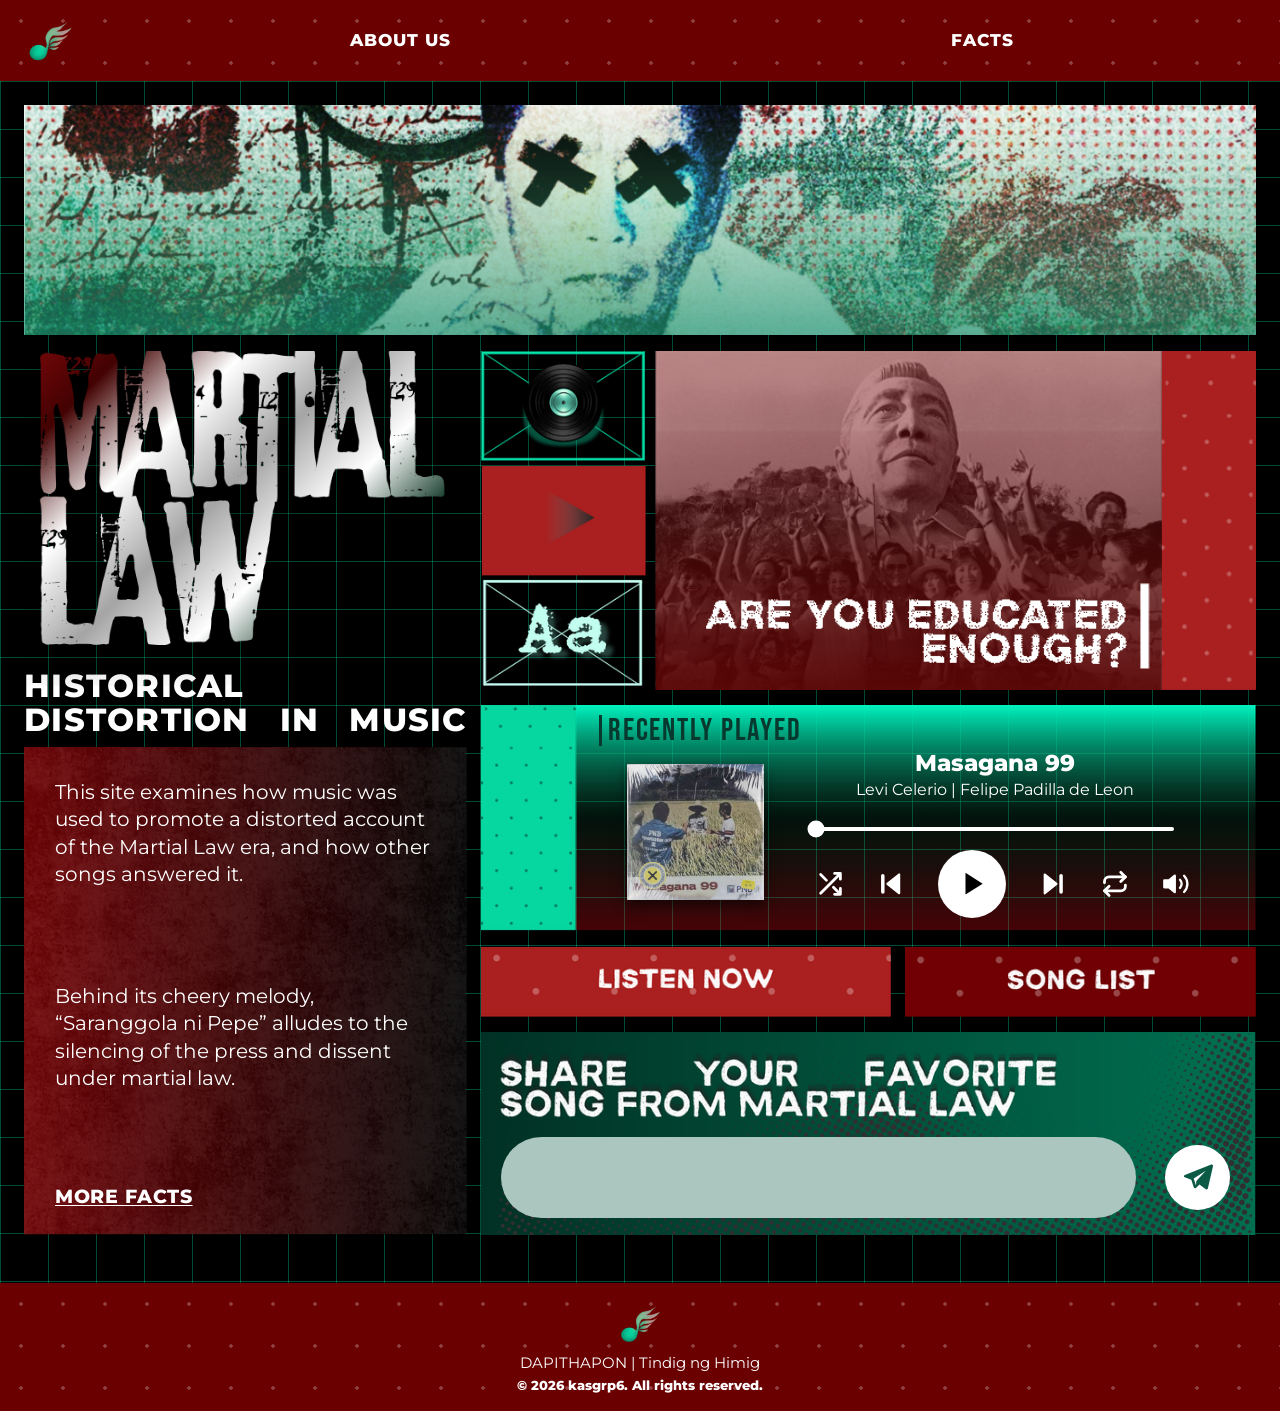
<file: index.html>
<!DOCTYPE html>
<html lang="en">
<head>
  <meta charset="UTF-8">
  <meta name="viewport" content="width=device-width, initial-scale=1.0">
  <title>Redirecting...</title>
  <!-- Instant meta refresh redirect -->
  <meta http-equiv="refresh" content="0; url=./home.html">
  <script>
    // JavaScript fallback redirect
    window.location.replace("./home.html");
  </script>
</head>
<body>
  <p>If you are not redirected automatically, <a href="./home.html">click here</a>.</p>
</body>
</html>
</file>
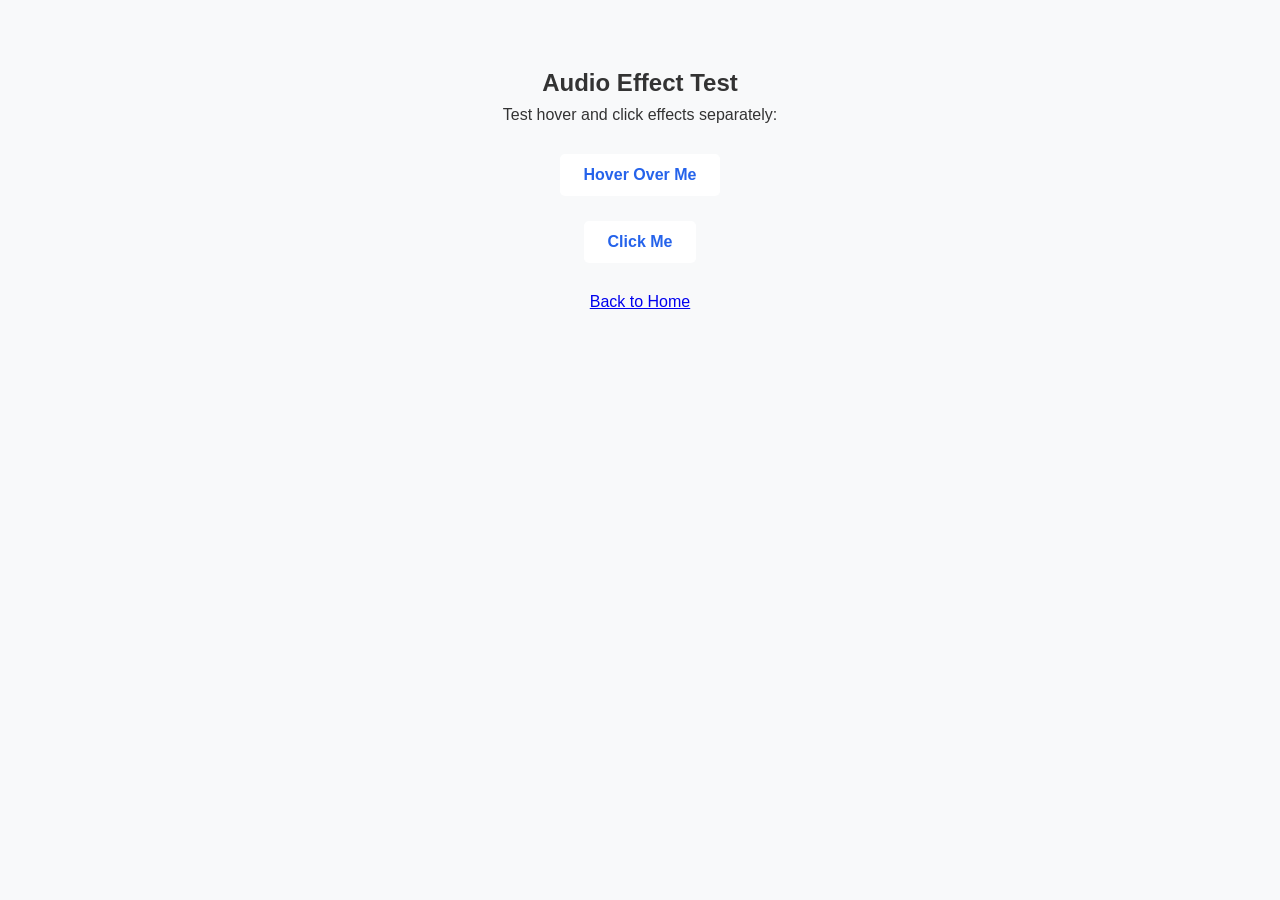
<file: audio-test.html>
<!DOCTYPE html>
<html lang="en">
<head>
  <meta charset="UTF-8">
  <meta name="viewport" content="width=device-width, initial-scale=1.0">
  <title>Audio Test</title>
  <link rel="stylesheet" href="./static/css/style.css">
</head>
<body>
  <div class="container" style="text-align: center; padding: 4rem;">
    <h2>Audio Effect Test</h2>
    <p>Test hover and click effects separately:</p>
    <br>
    <button id="hover-btn" class="btn">Hover Over Me</button>
    <br><br>
    <button id="click-btn" class="btn">Click Me</button>
    <br><br>
    <a href="./home.html">Back to Home</a>
  </div>

  <audio id="hover-sound" src="./static/audio/hover.mp3" preload="auto"></audio>
  <audio id="click-sound" src="./static/audio/click.mp3" preload="auto"></audio>

  <script src="./static/js/audio-test.js"></script>
</body>
</html>
</file>
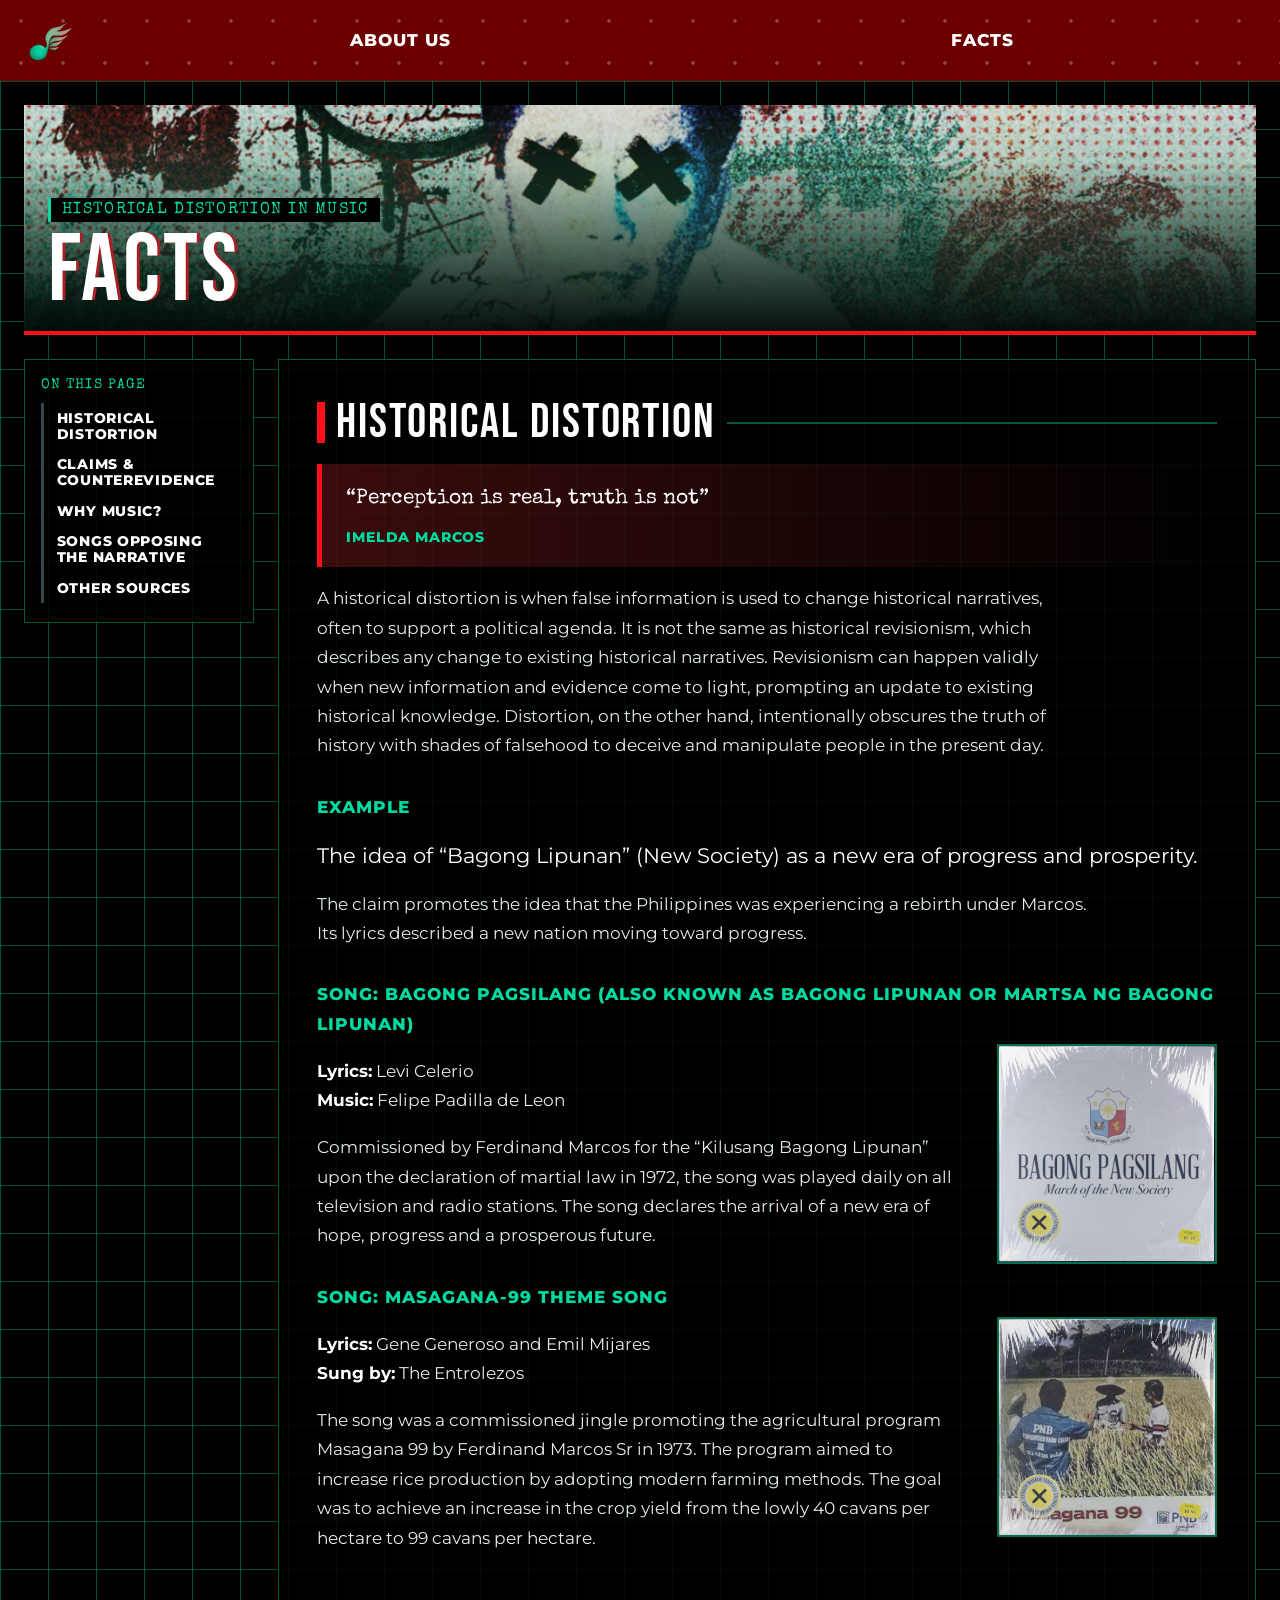
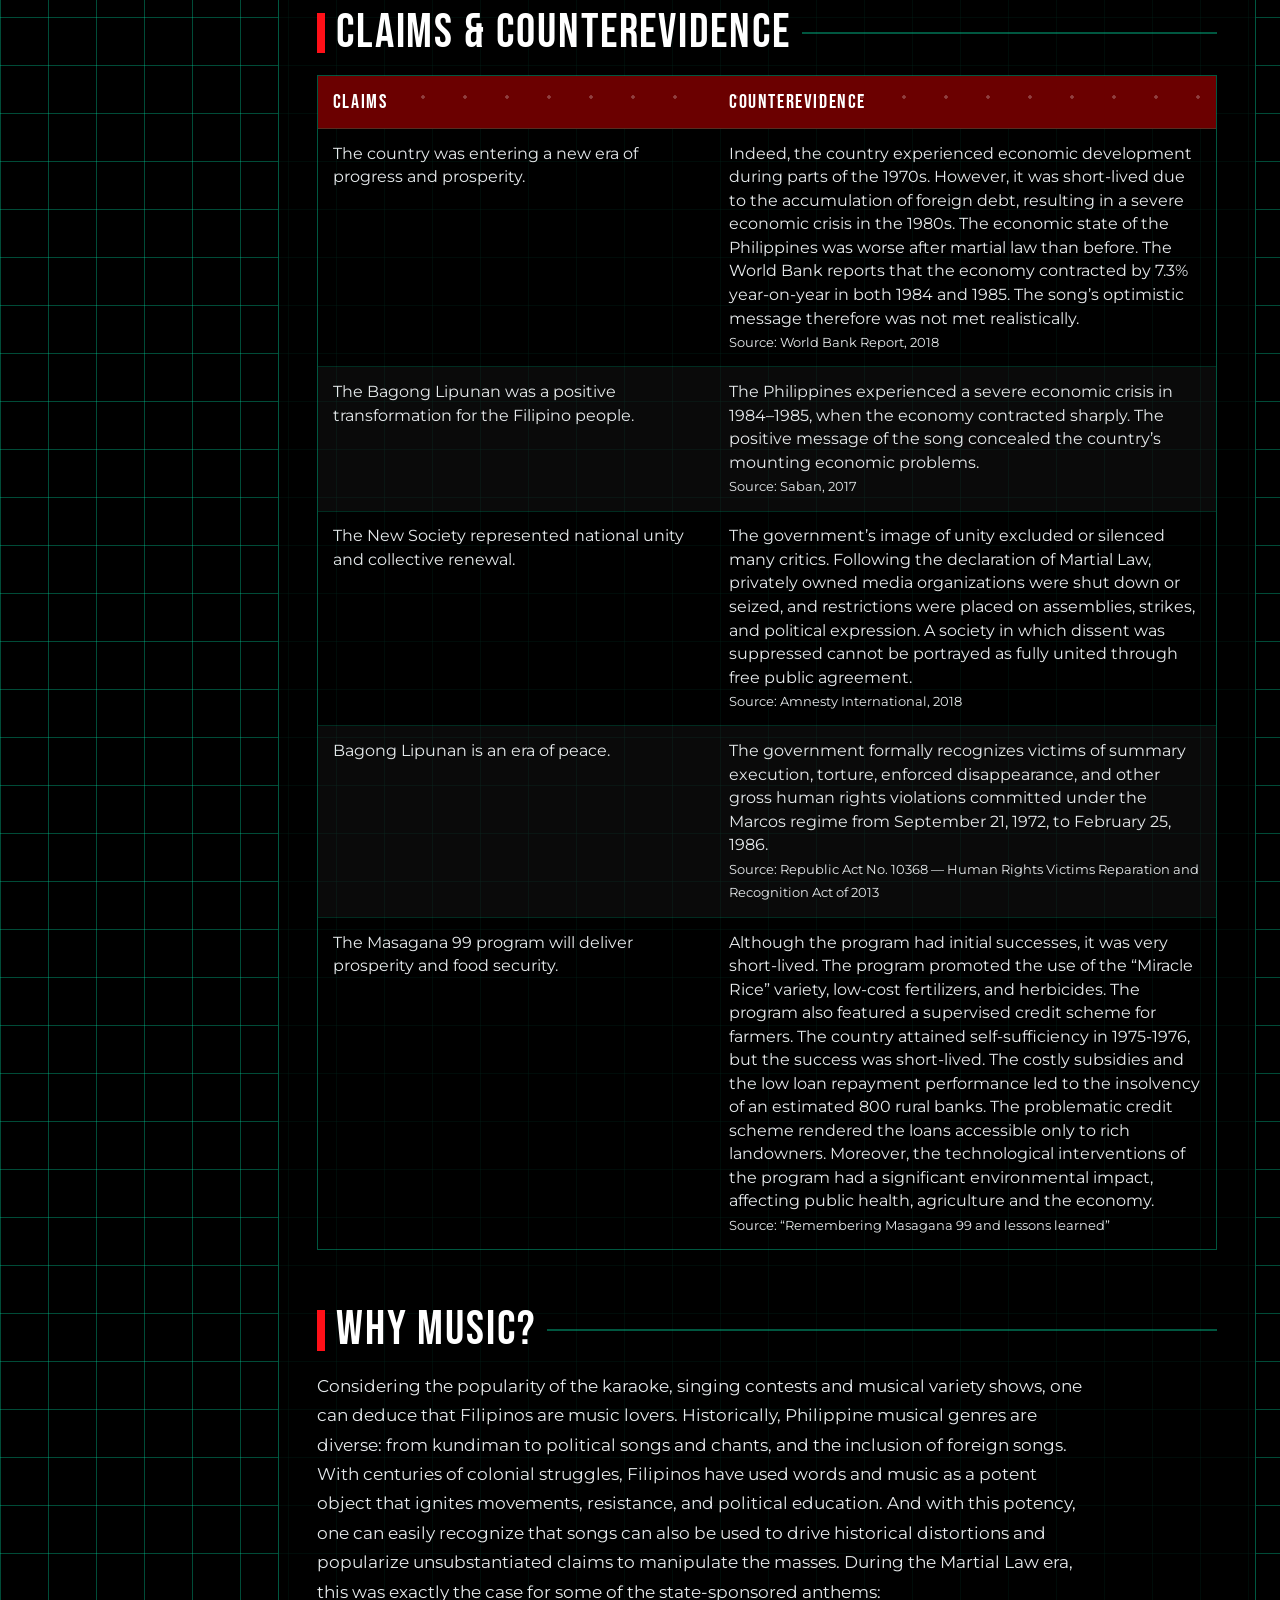
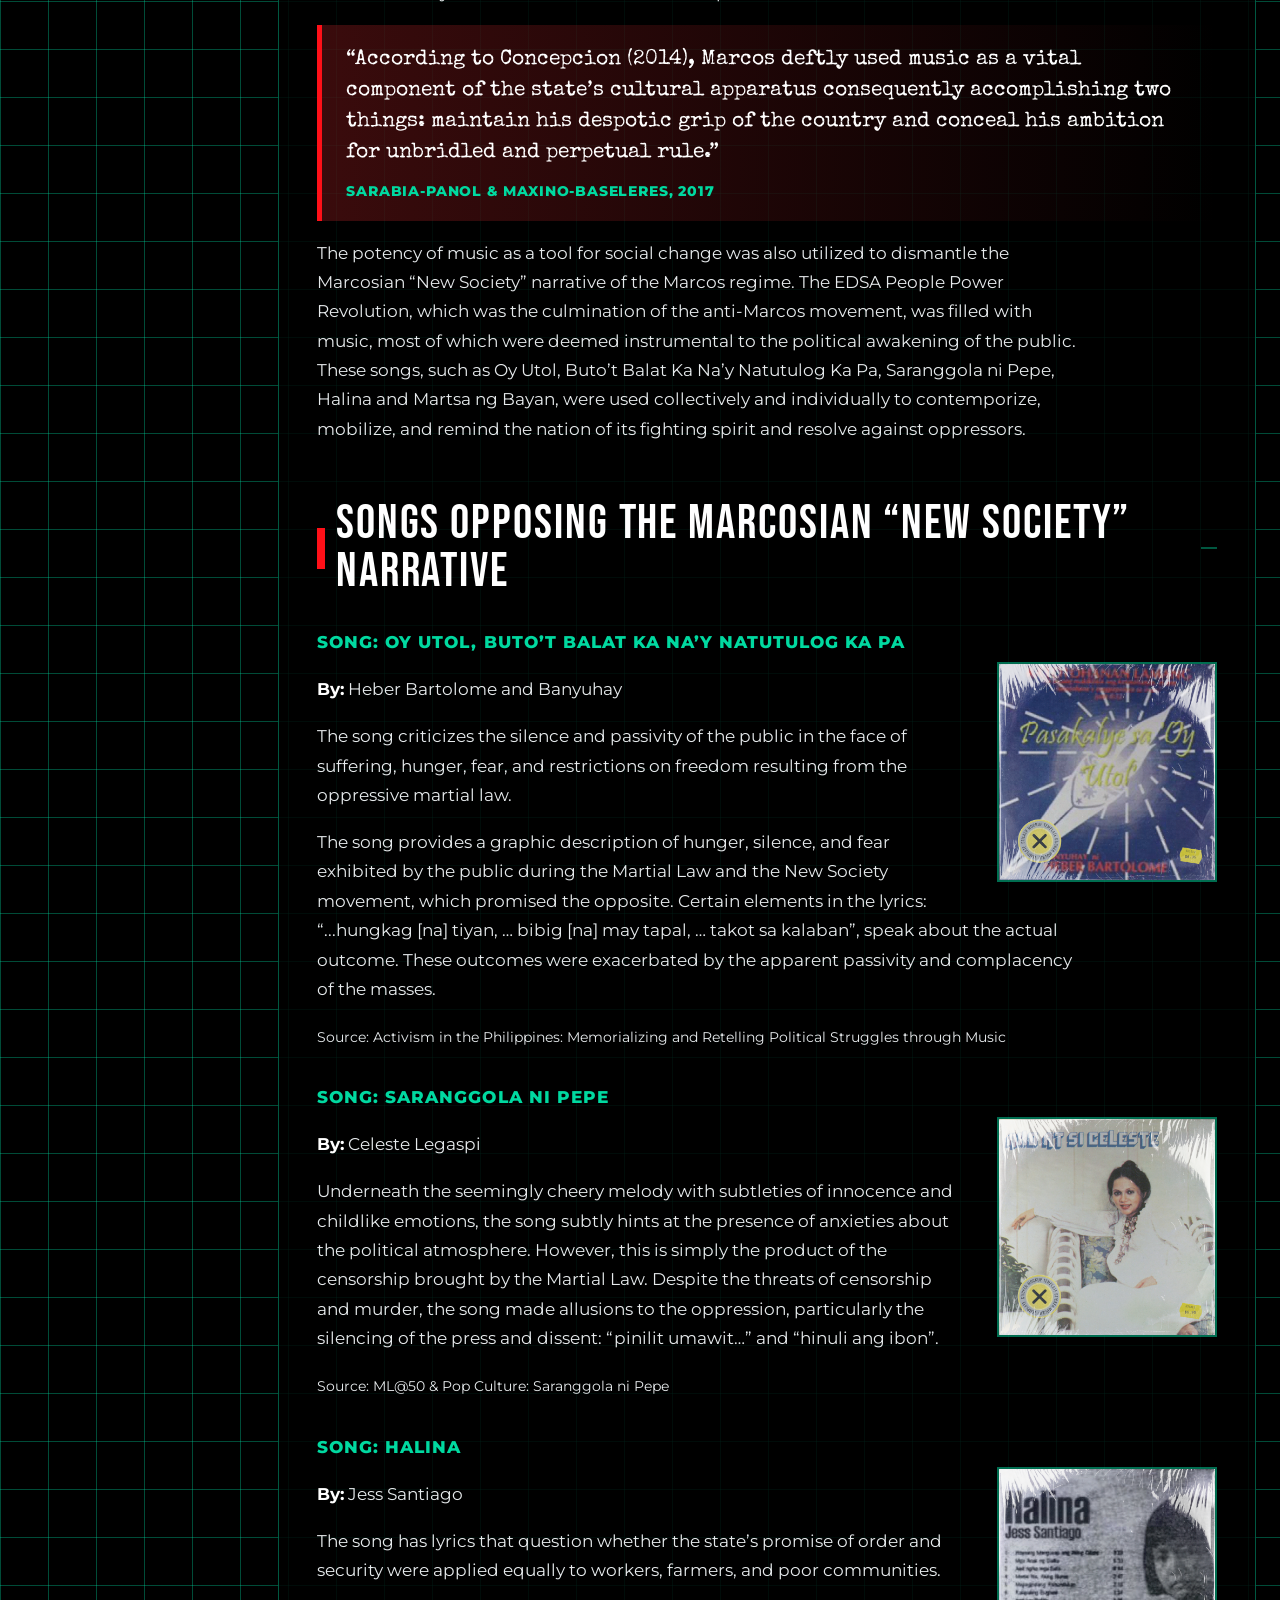
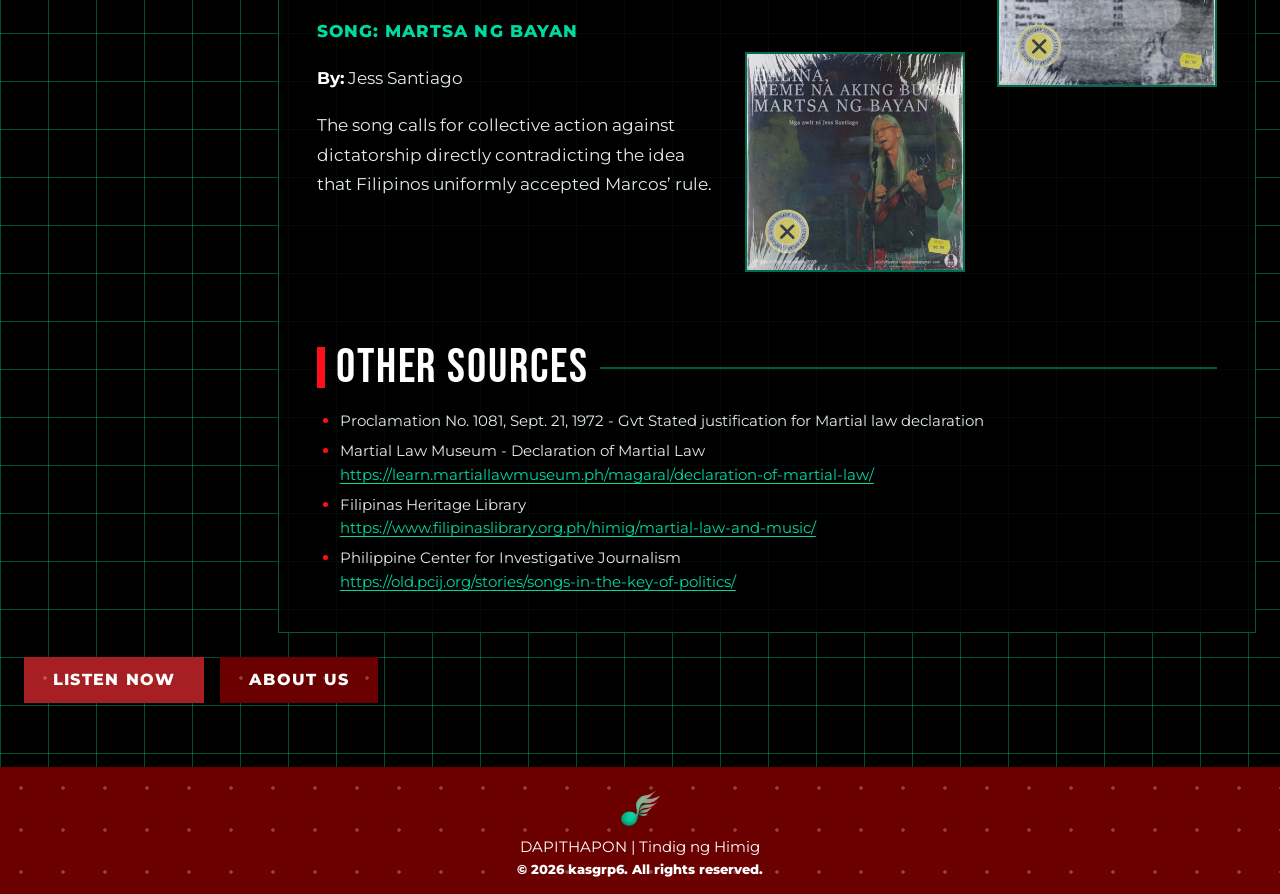
<file: facts.html>
<!DOCTYPE html>
<html lang="en">
<head>
<meta charset="UTF-8">
<meta name="viewport" content="width=device-width, initial-scale=1">
<title>DATIPHAPON | Facts</title>
<link rel="preconnect" href="https://fonts.googleapis.com">
<link href="https://fonts.googleapis.com/css2?family=Montserrat:wght@400;800&family=Bebas+Neue&family=Special+Elite&display=swap" rel="stylesheet">
<link rel="stylesheet" href="./static/css/textheavy.css">
</head>
<body>

<header class="bar">
  <a class="logo" href="./home.html" aria-label="Home"><img src="./static/img/Project_Logo.png" alt="Project logo"></a>
  <nav aria-label="Main">
    <a href="about-us.html">ABOUT US</a><a href="facts.html">FACTS</a>
  </nav>
</header>

<main>
  <div class="page">

    <!-- Banner: change the image by editing the src below -->
    <header class="page-hero">
      <img src="./static/img/HOME/Marcos-HOME.png" alt="">
      <div class="page-hero-text">
        <p class="kicker">Historical distortion in music</p>
        <h1>Facts</h1>
      </div>
    </header>

    <div class="content layout-toc">

      <!-- "On this page" list. One link per <section> below (href = the section's id). -->
      <aside class="toc panel" aria-label="On this page">
        <p class="toc-label">On this page</p>
        <ol>
          <li><a href="#historical-distortion">Historical distortion</a></li>
          <li><a href="#claims">Claims &amp; counterevidence</a></li>
          <li><a href="#why-music">Why music?</a></li>
          <li><a href="#opposing-songs">Songs opposing the narrative</a></li>
          <li><a href="#other-sources">Other sources</a></li>
        </ol>
      </aside>

      <article class="panel prose">

        <section id="historical-distortion">
          <h2>Historical distortion</h2>

          <blockquote>
            &ldquo;Perception is real, truth is not&rdquo;
            <cite>Imelda Marcos</cite>
          </blockquote>

          <p>A historical distortion is when false information is used to change historical narratives, often to support a political agenda. It is not the same as historical revisionism, which describes any change to existing historical narratives. Revisionism can happen validly when new information and evidence come to light, prompting an update to existing historical knowledge. Distortion, on the other hand, intentionally obscures the truth of history with shades of falsehood to deceive and manipulate people in the present day.</p>

          <h3>Example</h3>
          <p class="lead">The idea of &ldquo;Bagong Lipunan&rdquo; (New Society) as a new era of progress and prosperity.</p>
          <p>The claim promotes the idea that the Philippines was experiencing a rebirth under Marcos. Its lyrics described a new nation moving toward progress.</p>

          <h3>Song: Bagong Pagsilang (also known as Bagong Lipunan or Martsa ng Bagong Lipunan)</h3>
          <figure class="cover right">
            <img src="./static/img/BagongPagsilang1.png" alt="Album cover for Bagong Pagsilang">
          </figure>
          <p><strong>Lyrics:</strong> Levi Celerio<br><strong>Music:</strong> Felipe Padilla de Leon</p>
          <p>Commissioned by Ferdinand Marcos for the &ldquo;Kilusang Bagong Lipunan&rdquo; upon the declaration of martial law in 1972, the song was played daily on all television and radio stations. The song declares the arrival of a new era of hope, progress and a prosperous future.</p>

          <h3>Song: Masagana-99 Theme Song</h3>
          <figure class="cover right">
            <img src="./static/img/Masagana1.png" alt="Album cover for the Masagana-99 Theme Song">
          </figure>
          <p><strong>Lyrics:</strong> Gene Generoso and Emil Mijares<br><strong>Sung by:</strong> The Entrolezos</p>
          <p>The song was a commissioned jingle promoting the agricultural program Masagana 99 by Ferdinand Marcos Sr in 1973. The program aimed to increase rice production by adopting modern farming methods. The goal was to achieve an increase in the crop yield from the lowly 40 cavans per hectare to 99 cavans per hectare.</p>
        </section>
        
        <section id="claims">
          <h2>Claims &amp; counterevidence</h2>
          <div class="table-wrap">
            <table>
              <thead>
                <tr><th>Claims</th><th>Counterevidence</th></tr>
              </thead>
              <tbody>
                <tr>
                  <td>The country was entering a new era of progress and prosperity.</td>
                  <td>
                    <p>Indeed, the country experienced economic development during parts of the 1970s. However, it was short-lived due to the accumulation of foreign debt, resulting in a severe economic crisis in the 1980s. The economic state of the Philippines was worse after martial law than before. The World Bank reports that the economy contracted by 7.3% year-on-year in both 1984 and 1985. The song&rsquo;s optimistic message therefore was not met realistically.</p>
                    <p><small>Source: World Bank Report, 2018</small></p>
                  </td>
                </tr>
                <tr>
                  <td>The Bagong Lipunan was a positive transformation for the Filipino people.</td>
                  <td>
                    <p>The Philippines experienced a severe economic crisis in 1984&ndash;1985, when the economy contracted sharply. The positive message of the song concealed the country&rsquo;s mounting economic problems.</p>
                    <p><small>Source: Saban, 2017</small></p>
                  </td>
                </tr>
                <tr>
                  <td>The New Society represented national unity and collective renewal.</td>
                  <td>
                    <p>The government&rsquo;s image of unity excluded or silenced many critics. Following the declaration of Martial Law, privately owned media organizations were shut down or seized, and restrictions were placed on assemblies, strikes, and political expression. A society in which dissent was suppressed cannot be portrayed as fully united through free public agreement.</p>
                    <p><small>Source: Amnesty International, 2018</small></p>
                  </td>
                </tr>
                <tr>
                  <td>Bagong Lipunan is an era of peace.</td>
                  <td>
                    <p>The government formally recognizes victims of summary execution, torture, enforced disappearance, and other gross human rights violations committed under the Marcos regime from September 21, 1972, to February 25, 1986.</p>
                    <p><small>Source: Republic Act No. 10368 &mdash; Human Rights Victims Reparation and Recognition Act of 2013</small></p>
                  </td>
                </tr>
                <tr>
                  <td>The Masagana 99 program will deliver prosperity and food security.</td>
                  <td>
                    <p>Although the program had initial successes, it was very short-lived. The program promoted the use of the &ldquo;Miracle Rice&rdquo; variety, low-cost fertilizers, and herbicides. The program also featured a supervised credit scheme for farmers. The country attained self-sufficiency in 1975-1976, but the success was short-lived. The costly subsidies and the low loan repayment performance led to the insolvency of an estimated 800 rural banks. The problematic credit scheme rendered the loans accessible only to rich landowners. Moreover, the technological interventions of the program had a significant environmental impact, affecting public health, agriculture and the economy.</p>
                    <p><small>Source: &ldquo;Remembering Masagana 99 and lessons learned&rdquo;</small></p>
                  </td>
                </tr>
              </tbody>
            </table>
          </div>
        </section>

        <section id="why-music">
          <h2>Why music?</h2>
          <p>Considering the popularity of the karaoke, singing contests and musical variety shows, one can deduce that Filipinos are music lovers. Historically, Philippine musical genres are diverse: from kundiman to political songs and chants, and the inclusion of foreign songs. With centuries of colonial struggles, Filipinos have used words and music as a potent object that ignites movements, resistance, and political education. And with this potency, one can easily recognize that songs can also be used to drive historical distortions and popularize unsubstantiated claims to manipulate the masses. During the Martial Law era, this was exactly the case for some of the state-sponsored anthems:</p>
          <blockquote>
            &ldquo;According to Concepcion (2014), Marcos deftly used music as a vital component of the state&rsquo;s cultural apparatus consequently accomplishing two things: maintain his despotic grip of the country and conceal his ambition for unbridled and perpetual rule.&rdquo;
            <cite>Sarabia-Panol &amp; Maxino-Baseleres, 2017</cite>
          </blockquote>
          <p>The potency of music as a tool for social change was also utilized to dismantle the Marcosian &ldquo;New Society&rdquo; narrative of the Marcos regime. The EDSA People Power Revolution, which was the culmination of the anti-Marcos movement, was filled with music, most of which were deemed instrumental to the political awakening of the public. These songs, such as Oy Utol, Buto&rsquo;t Balat Ka Na&rsquo;y Natutulog Ka Pa, Saranggola ni Pepe, Halina and Martsa ng Bayan, were used collectively and individually to contemporize, mobilize, and remind the nation of its fighting spirit and resolve against oppressors.</p>
        </section>

        <section id="opposing-songs">
          <h2>Songs opposing the Marcosian &ldquo;New Society&rdquo; narrative</h2>

          <h3>Song: Oy Utol, Buto&rsquo;t Balat Ka Na&rsquo;y Natutulog Ka Pa</h3>
          <figure class="cover right">
            <img src="./static/img/Oy%20Utol1.png" alt="Album cover for Oy Utol, Buto't Balat Ka Na'y Natutulog Ka Pa">
          </figure>
          <p><strong>By:</strong> Heber Bartolome and Banyuhay</p>
          <p>The song criticizes the silence and passivity of the public in the face of suffering, hunger, fear, and restrictions on freedom resulting from the oppressive martial law.</p>
          <p>The song provides a graphic description of hunger, silence, and fear exhibited by the public during the Martial Law and the New Society movement, which promised the opposite. Certain elements in the lyrics: &ldquo;...hungkag [na] tiyan, &hellip; bibig [na] may tapal, &hellip; takot sa kalaban&rdquo;, speak about the actual outcome. These outcomes were exacerbated by the apparent passivity and complacency of the masses.</p>
          <p><small>Source: Activism in the Philippines: Memorializing and Retelling Political Struggles through Music</small></p>

          <h3>Song: Saranggola ni Pepe</h3>
          <figure class="cover right">
            <img src="./static/img/Saranggola%20ni%20Pepe1.png" alt="Album cover for Saranggola ni Pepe">
          </figure>
          <p><strong>By:</strong> Celeste Legaspi</p>
          <p>Underneath the seemingly cheery melody with subtleties of innocence and childlike emotions, the song subtly hints at the presence of anxieties about the political atmosphere. However, this is simply the product of the censorship brought by the Martial Law. Despite the threats of censorship and murder, the song made allusions to the oppression, particularly the silencing of the press and dissent: &ldquo;pinilit umawit&hellip;&rdquo; and &ldquo;hinuli ang ibon&rdquo;.</p>
          <p><small>Source: ML@50 &amp; Pop Culture: Saranggola ni Pepe</small></p>

          <h3>Song: Halina</h3>
          <figure class="cover right">
            <img src="./static/img/Halina1.png" alt="Album cover for Halina">
          </figure>
          <p><strong>By:</strong> Jess Santiago</p>
          <p>The song has lyrics that question whether the state&rsquo;s promise of order and security were applied equally to workers, farmers, and poor communities.</p>

          <h3>Song: Martsa ng Bayan</h3>
          <figure class="cover right">
            <img src="./static/img/Martsa%20ng%20Bayan1.png" alt="Album cover for Martsa ng Bayan">
          </figure>
          <p><strong>By:</strong> Jess Santiago</p>
          <p>The song calls for collective action against dictatorship directly contradicting the idea that Filipinos uniformly accepted Marcos&rsquo; rule.</p>
        </section>

        <section id="other-sources">
          <h2>Other sources</h2>
          <ul class="sources">
            <li>Proclamation No. 1081, Sept. 21, 1972 - Gvt Stated justification for Martial law declaration</li>
            <li>Martial Law Museum - Declaration of Martial Law<br><a href="https://learn.martiallawmuseum.ph/magaral/declaration-of-martial-law/">https://learn.martiallawmuseum.ph/magaral/declaration-of-martial-law/</a></li>
            <li>Filipinas Heritage Library<br><a href="https://www.filipinaslibrary.org.ph/himig/martial-law-and-music/">https://www.filipinaslibrary.org.ph/himig/martial-law-and-music/</a></li>
            <li>Philippine Center for Investigative Journalism<br><a href="https://old.pcij.org/stories/songs-in-the-key-of-politics/">https://old.pcij.org/stories/songs-in-the-key-of-politics/</a></li>
          </ul>
        </section>

      </article>
    </div>

    <div class="cta">
      <a class="btn" href="./song-selection.html">Listen now</a>
      <a class="btn dark" href="./about-us.html">About us</a>
    </div>

  </div>
</main>

<footer class="bar">
  <img class="footer-logo" src="./static/img/Project_Logo.png" alt="">
  <div>DAPITHAPON | Tindig ng Himig</div>
  <small>&copy; 2026 kasgrp6. All rights reserved.</small>
</footer>

</body>
</html>
</file>
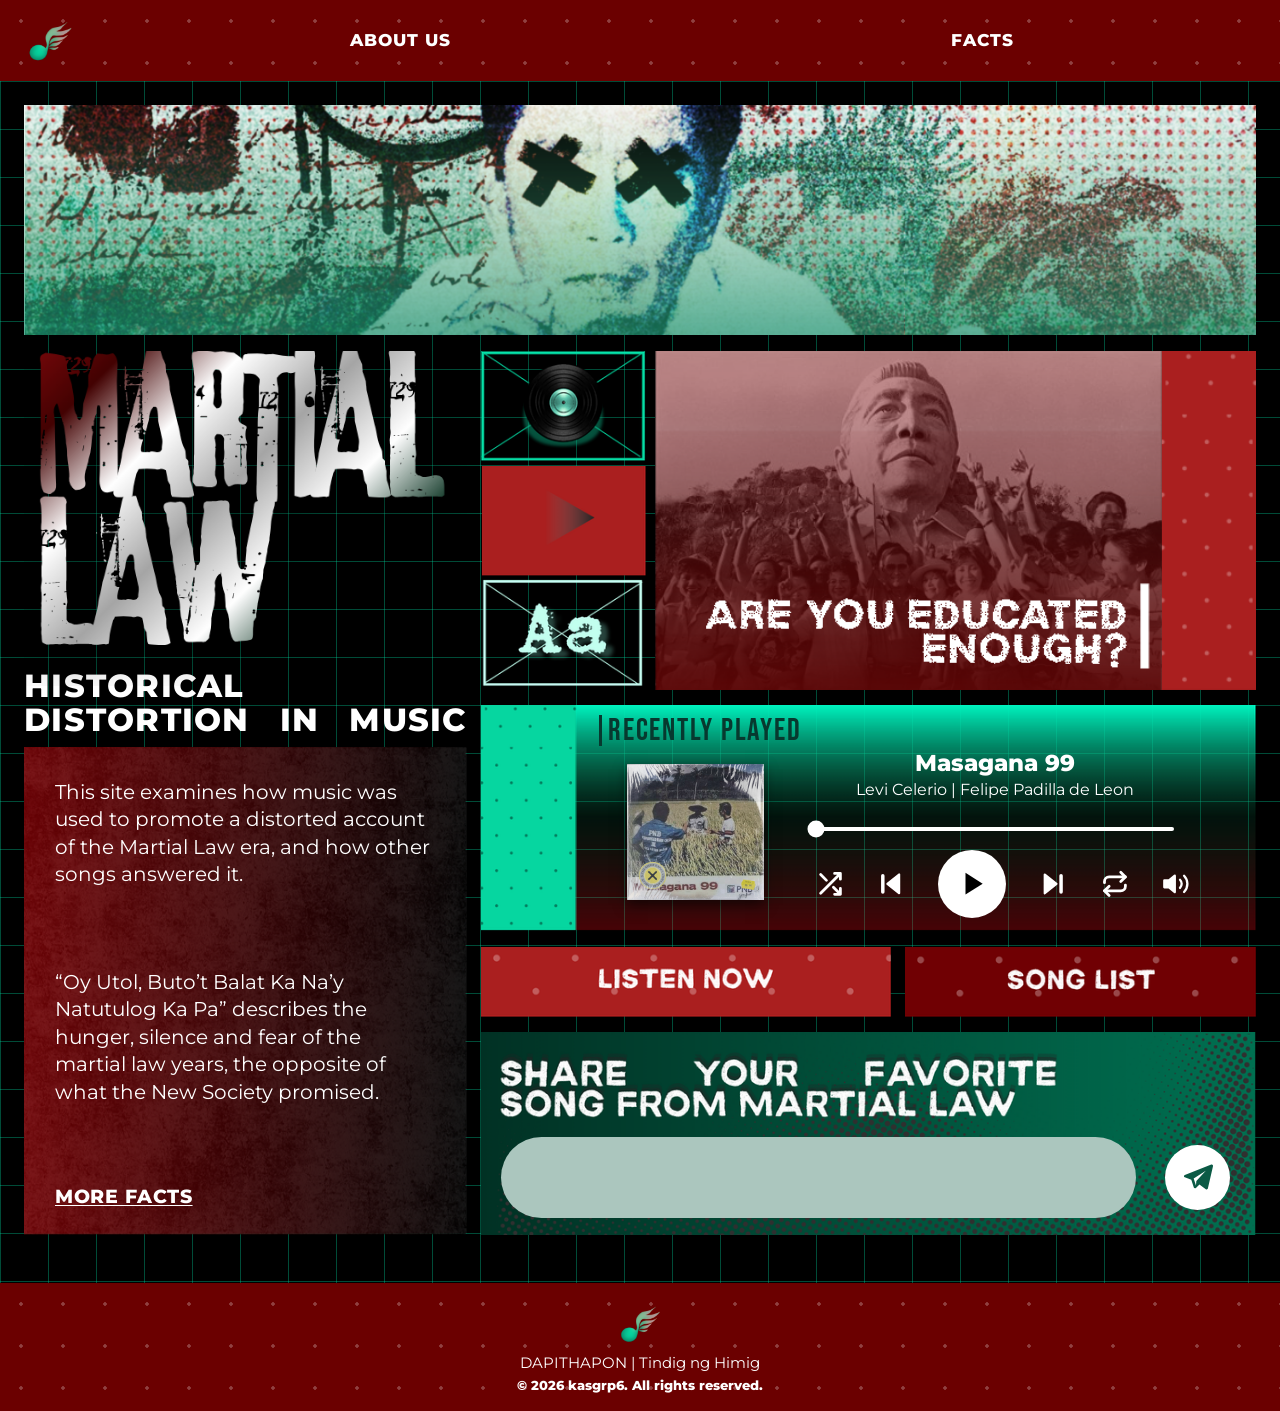
<file: home.html>
<!DOCTYPE html>
<html lang="en">
<head>
<meta charset="UTF-8">
<meta name="viewport" content="width=device-width, initial-scale=1">
<title>DATIPHAPON | Homepage</title>
<link rel="preconnect" href="https://fonts.googleapis.com">
<link href="https://fonts.googleapis.com/css2?family=Montserrat:wght@400;800&family=Bebas+Neue&family=Special+Elite&display=swap" rel="stylesheet">
<link href="https://fonts.googleapis.com/css2?family=Righteous&display=swap" rel="stylesheet">
<link rel="stylesheet" href="./static/css/template.css">
</head>
<body>

<header class="bar">
  <a class="logo" href="./home.html" aria-label="Home"><img src="./static/img/Project_Logo.png" alt="Project logo"></a>
  <nav aria-label="Main">
    <a href="about-us.html">ABOUT US</a><a href="facts.html">FACTS</a>
  </nav>
</header>

<main>
  <div class="page">

    <section class="banner">
      <img src="./static/img/HOME/Marcos-HOME.png" alt="">
    </section>

    <section class="hero">

      <div class="left">
        <div class="intro">
          <img class="title" src="./static/img/HOME/MartialLaw-HOME.png" alt="Martial Law">
        </div>

        <h2 class="subtitle">Historical Distortion in Music</h2>

        <section class="facts" aria-label="Facts">
          <img class="facts-bg" src="./static/img/HOME/Facts-HOME.png" alt="">
          <div class="facts-body">
            <p class="facts-text" aria-live="polite">This site examines how music was used to promote a distorted account of the Martial Law era, and how other songs answered it.</p>
            <p class="facts-text" id="factText" aria-live="polite">The World Bank reports the economy contracted by 7.3% year-on-year in both 1984 and 1985, far from the &ldquo;new era of prosperity&rdquo; the songs promised.</p>
            <a class="facts-more" href="./facts.html">MORE FACTS</a>
          </div>
        </section>
      </div>

      <div class="panel">

        <div class="top">
          <div class="tiles">
            <a class="tile" href="./song-selection.html" aria-label="Song list">
              <img src="./static/img/HOME/Disc-HOME.png" alt="">
            </a>

            <button type="button" class="tile" id="openQueue" aria-label="Queue" aria-haspopup="dialog">
              <img src="./static/img/HOME/Playlist-HOME.png" alt="">
              <span class="queue-badge" id="queueBadge" hidden>0</span>
            </button>

            <button type="button" class="tile" id="openLyrics" aria-label="Lyrics" aria-haspopup="dialog">
              <img src="./static/img/HOME/Lyrics-HOME.png" alt="">
            </button>
          </div>

          <a class="educated" href="#">
            <img src="./static/img/HOME/Educated-HOME.png" alt="Are you educated enough?">
          </a>
        </div>

        <section class="recent" aria-label="Recently played">
          <img class="recent-bg" src="./static/img/HOME/RecentlyBG-HOME.png" alt="">

          <div class="recent-body">
            <h2 class="recent-label">RECENTLY PLAYED</h2>

            <img class="recent-cover" id="nowCover" src="./static/img/Masagana1.png" alt="Masagana 99 cover">

            <div class="meta">
              <p class="song" id="nowTitle">Masagana 99</p>
              <p class="artist" id="nowArtist"></p>
            </div>

            <div class="progress" role="progressbar" tabindex="0" aria-label="Song progress" aria-valuemin="0" aria-valuemax="100" aria-valuenow="0">
              <span class="knob"></span>
            </div>

            <div class="controls">
              <button type="button" class="ctl" aria-label="Shuffle" id="btnShuffle">
                <svg viewBox="0 0 24 24" fill="none" stroke="currentColor" stroke-width="2.4" stroke-linecap="round" stroke-linejoin="round"><path d="M16 3h5v5M4 20 21 3M21 16v5h-5M15 15l6 6M4 4l5 5"/></svg>
              </button>
              <button type="button" class="ctl" aria-label="Previous" id="btnPrev">
                <svg viewBox="0 0 24 24" fill="currentColor" stroke="currentColor" stroke-width="2" stroke-linecap="round" stroke-linejoin="round"><path d="M19 20 9 12l10-8z"/><path d="M5 19V5" fill="none" stroke-width="3"/></svg>
              </button>
              <button type="button" class="ctl play" aria-label="Play" id="btnPlay">
                <svg viewBox="0 0 24 24" fill="currentColor"><path id="playIcon" d="M8 5v14l11-7z"/></svg>
              </button>
              <button type="button" class="ctl" aria-label="Next" id="btnNext">
                <svg viewBox="0 0 24 24" fill="currentColor" stroke="currentColor" stroke-width="2" stroke-linecap="round" stroke-linejoin="round"><path d="M5 4l10 8-10 8z"/><path d="M19 5v14" fill="none" stroke-width="3"/></svg>
              </button>
              <button type="button" class="ctl" aria-label="Repeat" id="btnRepeat" aria-pressed="false">
                <svg viewBox="0 0 24 24" fill="none" stroke="currentColor" stroke-width="2.4" stroke-linecap="round" stroke-linejoin="round"><path d="m17 2 4 4-4 4"/><path d="M3 11v-1a4 4 0 0 1 4-4h14"/><path d="m7 22-4-4 4-4"/><path d="M21 13v1a4 4 0 0 1-4 4H3"/></svg>
              </button>
              <div class="vol">
                <input class="vol-slider" id="volSlider" type="range" min="0" max="100" value="100" aria-label="Volume" hidden>
                <button type="button" class="ctl" aria-label="Volume" id="btnVolume" aria-expanded="false">
                  <svg viewBox="0 0 24 24" fill="currentColor" stroke="currentColor" stroke-width="2" stroke-linecap="round" stroke-linejoin="round"><path d="M11 5 6 9H2v6h4l5 4z"/><path id="volWaves" d="M15.5 8.5a5 5 0 0 1 0 7M19 5a10 10 0 0 1 0 14" fill="none"/></svg>
                </button>
              </div>
            </div>
          </div>
        </section>

        <div class="actions">
          <button type="button" id="listenNow"><img src="./static/img/HOME/Listen-HOME.png" alt="Listen now"></button>
          <button type="button" id="openSongList" aria-haspopup="dialog"><img src="./static/img/HOME/SongList-HOME.png" alt="Song list"></button>
        </div>

        <section class="share" aria-label="Share your favorite song">
          <img class="share-bg" src="./static/img/HOME/Share-HOME.png" alt="">
          <form class="share-form" id="shareForm">
            <input class="share-input" id="shareInput" type="text" aria-label="Share your favorite song from Martial Law" autocomplete="off">
            <button class="share-send" type="submit" aria-label="Send">
              <svg viewBox="0 0 24 24" fill="currentColor" aria-hidden="true"><path d="M21.5 3.2 2.7 10.6c-.8.3-.8 1.4 0 1.7l4.6 1.7 1.8 5.5c.2.6 1 .8 1.5.3l2.5-2.4 4.5 3.3c.6.4 1.4.1 1.5-.6L22.7 4.4c.2-.8-.5-1.5-1.2-1.2ZM9 13.2l8.6-5.6-6.7 7.3-.3 3.2L9 13.2Z"/></svg>
            </button>
          </form>
        </section>

      </div>
    </section>

  </div>
</main>

<dialog class="songlist" id="songList" aria-labelledby="songListTitle">
  <div class="songlist-head">
    <h2 id="songListTitle">SONG LIST</h2>
    <button type="button" class="songlist-close" id="closeSongList" aria-label="Close song list">
      <svg viewBox="0 0 24 24" fill="none" stroke="currentColor" stroke-width="2.6" stroke-linecap="round"><path d="M5 5l14 14M19 5 5 19"/></svg>
    </button>
  </div>
  <ol class="songlist-items" id="songItems"></ol>
</dialog>

<dialog class="songlist" id="queueDialog" aria-labelledby="queueTitle">
  <div class="songlist-head">
    <h2 id="queueTitle">QUEUE</h2>
    <div class="songlist-head-actions">
      <button type="button" class="queue-clear" id="clearQueue">CLEAR</button>
      <button type="button" class="songlist-close" id="closeQueue" aria-label="Close queue">
        <svg viewBox="0 0 24 24" fill="none" stroke="currentColor" stroke-width="2.6" stroke-linecap="round"><path d="M5 5l14 14M19 5 5 19"/></svg>
      </button>
    </div>
  </div>
  <div class="songlist-items">
    <h3 class="queue-heading">NOW PLAYING</h3>
    <ol class="queue-rows" id="queueNow"></ol>

    <h3 class="queue-heading">NEXT IN QUEUE</h3>
    <ol class="queue-rows" id="queueItems"></ol>
    <p class="queue-empty" id="queueEmpty">Your queue is empty. Add songs from the Song List with +.</p>
  </div>
</dialog>

<dialog class="lyrics-dialog" id="lyricsDialog" aria-labelledby="lyricsTitle">
  <div class="lyrics-inner">
    <div class="lyrics-head">
      <div>
        <h2 id="lyricsTitle">LYRICS</h2>
        <p class="lyrics-song" id="lyricsSong"></p>
      </div>
      <button type="button" class="songlist-close" id="closeLyrics" aria-label="Close lyrics">
        <svg viewBox="0 0 24 24" fill="none" stroke="currentColor" stroke-width="2.6" stroke-linecap="round"><path d="M5 5l14 14M19 5 5 19"/></svg>
      </button>
    </div>
    <div class="lyrics-text" id="lyricsText" tabindex="0"></div>
  </div>
</dialog>

<footer class="bar">
  <img class="footer-logo" src="./static/img/Project_Logo.png" alt="">
  <div>DAPITHAPON | Tindig ng Himig</div>
  <small>&copy; 2026 kasgrp6. All rights reserved.</small>
</footer>

<script>
const COVER_DIR = "./static/img/";
const songs = [
  { title: "Masagana 99",           artist: "Levi Celerio | Felipe Padilla de Leon",              cover: "Masagana1.png",           audio: "./static/audio/Masagana-99 - Theme Song.mp3",
    lyrics: `Ang diwa ng bayanihan,
lumaganap sa mga palayan.
Magsasaka'y nagsama-sama,
pinasibol ang pag-asa.

Ang Luzon at ang Visayas,
pati na nga sa Mindanao,
nilinang ang mga lupa;
pinagyaman bawat araw.

Kaban-kaban na karagdagan
ay nakamtan sa sakahan.
Pati na rin ang buong bayan,
nakibahagi sa kaunlaran.

Paunlarin natin ang palayan
sa makabagong paraan.
Makisapi sa kilusan.
Masagana-99!`
  },
  { title: "Oy Utol, Buto’t Balat Ka Na’y Natutulog Ka Pa", artist: "Heber Bartolome",            cover: "Oy Utol1.png",            audio: "./static/audio/Oy Utol, Buto't Balat Ka Na'y Natutulog Ka Pa.mp3",
    lyrics: `Masdan niyo ang ating paligid
Akala mo'y walang ligalig
May saya at mayro'ng awit
Ngunit may namimilipit
At siya'y humihibik

Masdan niyo ang ating buhay
Masdan niyo ang kapalaran
Bakit may nahihirapan?
Bakit may sumisigaw?

Kay hirap nang tumawa
kung hungkag ang 'yong tiyan
Kay hirap nang mangusap
kung bibig mo'y may tapal

Kay hirap nang mabuhay
kung kalagaya'y ganyan
Kay hirap nang lumaban
kung takot ka sa kalaban

Ah ay
Ah yay yay yay yay yay yay yay

Walang tutulong
Walang tutulong sa atin
Walang pag-asa kundi ikaw at ako rin
At kung tayo'y mananahimik at di kikilos
Ang dapat sa atin ay tawaging mga g*go

Di niyo ba nalalaman
Kung bakit tayo'y nagkaganyan
Bakit may nahihirapan
Bakit may sumisigaw
Bakit may namimilipit
At sila'y humihibik

Maging ako'y nahihirapan
Kaya ngayo'y sumisigaw
Sumisigaw!`
  },
  { title: "Saranggola ni Pepe",    artist: "Celeste Legaspi",                                    cover: "Saranggola ni Pepe1.png", audio: "./static/audio/Saranggola Ni Pepe.mp3",
    lyrics: `Matayog ang lipad ng saranggola ni Pepe
Matayog ang pangarap ng matandang bingi
Umihip ang hangin, nawala sa paningin
Sigaw ng kahapon, nilamon ng alon
Malabo ang tunog ng kampanilya ni Padre
Maingay ang taginting rosaryo ng babae

Nay, nay, nay, nay
Nay, nay, nay, nay
Nay, nay, nay, nay
Nay-

Matayog ang lipad ng saranggola ni Pepe
Matayog ang pangarap ng matandang bingi
Hinuli ang ibon, pinagsuot ng pantalon
Tinali ng pisi, hindi na nagsinturon
Dumaan ang jeepney at gumuhit pa sa kalye
Mauling ang iniwan, hindi na tinabi

Nay, nay, nay, nay
Nay, nay, nay, nay
Nay, nay, nay, nay
Nay-

Matayog ang lipad ng saranggola ni Pepe
Matayog ang pangarap ng matandang bingi
Pinilit umawit ang naglaro'y isang ingit
Lumuha ang langit at ang mundo ay nanliit
Kumakaway sa bakod ang anghel na nakatanod
Sumusuway sa utos puso'y sinusunod

Nay, nay, nay, nay
Nay, nay, nay, nay
Nay, nay, nay, nay
Nay-`
  },
  { title: "Bagong Pagsilang",      artist: "Gene Generoso | Emil Mijares | The Entrolezos",      cover: "BagongPagsilang1.png",    audio: "./static/audio/Bagong Pagsilang.mp3",
    lyrics: `May bagong silang.
May bago nang buhay,
Bagong bansa, bagong galaw
Sa Bagong Lipunan!
Magbabago ang lahat, tungo sa pag-unlad,
At ating itanghal: Bagong Lipunan!

May bagong silang.
May bago nang buhay,
Bagong bansa, bagong galaw
Sa Bagong Lipunan!
Magbabago ang lahat, tungo sa pag-unlad,
At ating itanghal: Bagong Lipunan!

Ang gabi'y nagmaliw nang ganap,
At lumipas na ang magdamag.
Madaling araw ay nagdiriwang.
May umagang namasdan.
Ngumiti na ang pag-asa
Sa umagang anong ganda!

May bagong silang.
May bago nang buhay,
Bagong bansa, bagong galaw
Sa Bagong Lipunan!
Magbabago ang lahat, tungo sa pag-unlad,
At ating itanghal: Bagong Lipunan!`
  },
  { title: "Halina",                artist: "Jess Santiago",                                      cover: "Halina1.png",             audio: "./static/audio/Halina.mp3",
    lyrics: `Si Lina ay isang magandang dalaga
Panggabi sa isang pabrika ng tela
Sumapi sa union, sumama sa welga
Biglang nagkagulo, nawala si Lina
Nang muling makita’y hubad at patay na

Halina, halina
Damitan ang bangkay at sa ating puso’y
Hayaang humimlay si Lina.

Isang magsasaka si Pedro Pilapil
Walang kaulayaw kundi ang bukirin
Ngunit isang araw, may biglang dumating
Ang saka ni Pedro’y kanilang inangkin
Tumutol si Pedro, at siya ay binaril

Halina, halina
At sa ating puso’y hayaang maghasik
Ng punla si Pedro Pilapil.

Sina Aling Maria’y doon nakatira
Sa tabi ng isang bundok ng basura
Ngunit isang araw binulldozer sila
Sapagkat darating ang mga turista
Nawalan ng bahay ang isang pamilya

Halina, halina
At sa ating puso’y ipagtayo ng tahanan
Sina aling Maria.
Halina, halina.`
  },
  { title: "Martsa ng Bayan",       artist: "Jess Santiago",                                      cover: "Martsa ng Bayan1.png",    audio: "./static/audio/Martsa ng Bayan.mp3",
    lyrics: `Manggagawa at magsasaka,
Kabataan at propesyonal,
Mga alagad ng simbahan,
Negosyante at pinunong makabayan!
Tayo na at magkapit-bisig!
Tapusin ang daang-taong pananahimik!
Panahon na upang ang ating tinig
Ay marinig sa buong daigdig!

Tayo na at magsama-sama
Sa pagdurog sa imperyalista!
Tayo na at magka-isa,
Lansagin ang pasistang diktadura!
Nasa atin ang tunay na lakas!
Tiyak nasa atin ang bukas!

Manggagawa at magsasaka,
Kabataan at propesyonal,
Mga alagad ng simbahan,
Negosyante at pinunong makabayan!
Tayo na at magkapit-bisig!
Tapusin ang daang-taong pananahimik!
Panahon na upang ang ating tinig
Ay marinig sa buong daigdig!

Tayo na at magsama-sama
Sa pagdurog sa imperyalista!
Tayo na at magka-isa,
Lansagin ang pasistang diktadura!
Nasa atin ang tunay na lakas!
Tiyak nasa atin ang bukas!

Tayo na at magka-isa
Isulong ang pambansang demokrasya!`
  }
];

const dlg = document.getElementById("songList");
const list = document.getElementById("songItems");
const nowCover = document.getElementById("nowCover");
const nowTitle = document.getElementById("nowTitle");
const nowArtist = document.getElementById("nowArtist");
const btnPlay = document.getElementById("btnPlay");
const playIcon = document.getElementById("playIcon");

const queueDlg = document.getElementById("queueDialog");
const queueNow = document.getElementById("queueNow");
const queueItems = document.getElementById("queueItems");
const queueEmpty = document.getElementById("queueEmpty");
const queueBadge = document.getElementById("queueBadge");
const openQueueBtn = document.getElementById("openQueue");
const clearQueueBtn = document.getElementById("clearQueue");

const progressBar = document.querySelector(".progress");
const knob = document.querySelector(".progress .knob");

const btnRepeat = document.getElementById("btnRepeat");
const btnVolume = document.getElementById("btnVolume");
const volSlider = document.getElementById("volSlider");
const volWaves = document.getElementById("volWaves");

const PLAY_PATH = "M8 5v14l11-7z";
const PAUSE_PATH = "M7 5h4v14H7zM13 5h4v14h-4z";
const X_ICON = '<svg viewBox="0 0 24 24" fill="none" stroke="currentColor" stroke-width="2.6" stroke-linecap="round"><path d="M5 5l14 14M19 5 5 19"/></svg>';
const GRIP_ICON = '<svg viewBox="0 0 24 24" fill="currentColor"><circle cx="9" cy="6" r="1.8"/><circle cx="15" cy="6" r="1.8"/><circle cx="9" cy="12" r="1.8"/><circle cx="15" cy="12" r="1.8"/><circle cx="9" cy="18" r="1.8"/><circle cx="15" cy="18" r="1.8"/></svg>';

let current = 0;
let playing = false;
let seeking = false;
const queue = [];
const addBtns = [];
const audio = new Audio();

function coverSrc(song){ return COVER_DIR + encodeURI(song.cover); }
function audioSrc(song){ return song.audio ? encodeURI(song.audio) : ""; }

function setProgress(pct){
  progressBar.setAttribute("aria-valuenow", Math.round(pct));
  if (knob) knob.style.left = pct + "%";
}

function setPlaying(state){
  playing = state;
  playIcon.setAttribute("d", playing ? PAUSE_PATH : PLAY_PATH);
  btnPlay.setAttribute("aria-label", playing ? "Pause" : "Play");

  if (!audio.getAttribute("src")) return; // no audio file: icon only
  if (playing) audio.play().catch(() => setPlaying(false));
  else audio.pause();
}

function setSong(i, autoplay){
  current = (i + songs.length) % songs.length;
  const s = songs[current];
  nowCover.src = coverSrc(s);
  nowCover.alt = s.title + " cover";
  nowTitle.textContent = s.title;
  nowTitle.title = s.title;
  nowArtist.textContent = s.artist;
  nowArtist.title = s.artist;

  audio.pause();
  const src = audioSrc(s);
  if (src) audio.src = src;
  else { audio.removeAttribute("src"); audio.load(); }
  setProgress(0);

  if (autoplay) setPlaying(true);
  markCurrent();
  renderQueue();
  renderLyrics();
}

// ---------- lyrics pop-up (lyrics are stored in the songs list above) ----------
const lyricsDlg = document.getElementById("lyricsDialog");
const lyricsText = document.getElementById("lyricsText");
const lyricsSong = document.getElementById("lyricsSong");

function lyricsFor(song){
  return song.lyrics || "Lyrics are not available yet.";
}

function renderLyrics(){
  const s = songs[current];
  lyricsSong.textContent = s.title + " — " + s.artist;
  lyricsText.replaceChildren();
  lyricsFor(s).split("\n").forEach(line => {
    const span = document.createElement("span");
    span.textContent = line || " ";
    lyricsText.appendChild(span);
  });
  lyricsText.scrollTop = 0;
}

function goNext(autoplay){
  if (queue.length) setSong(queue.shift(), autoplay);
  else setSong(current + 1, autoplay);
}

function markCurrent(){
  list.querySelectorAll(".songrow").forEach((row, i) => {
    row.classList.toggle("is-current", i === current);
  });
}

function songText(s){
  const text = document.createElement("span");
  text.className = "songrow-text";
  const t = document.createElement("strong");
  t.textContent = s.title;
  const a = document.createElement("em");
  a.textContent = s.artist;
  text.append(t, a);
  return text;
}

function buildList(){
  songs.forEach((s, i) => {
    const li = document.createElement("li");
    li.className = "songrow";

    const actions = document.createElement("div");
    actions.className = "songrow-actions";

    const q = document.createElement("button");
    q.type = "button";
    q.className = "songrow-queue";
    q.addEventListener("click", () => addToQueue(i));
    addBtns[i] = q;

    const b = document.createElement("button");
    b.type = "button";
    b.className = "songrow-play";
    b.textContent = "PLAY";
    b.setAttribute("aria-label", "Play " + s.title);
    b.addEventListener("click", () => {
      setSong(i, true);
      dlg.close();
    });

    actions.append(q, b);
    li.append(songText(s), actions);
    list.appendChild(li);
  });
  markCurrent();
}

function updateAddButtons(){
  addBtns.forEach((btn, i) => {
    const inQueue = queue.includes(i);
    btn.textContent = inQueue ? "✓" : "+";
    btn.disabled = inQueue;
    btn.classList.toggle("is-added", inQueue);
    btn.setAttribute("aria-label", inQueue
      ? songs[i].title + " is already in the queue"
      : "Add " + songs[i].title + " to queue");
  });
}

function addToQueue(i){
  if (queue.includes(i)) return;
  queue.push(i);
  renderQueue();
}

function removeFromQueue(pos){
  queue.splice(pos, 1);
  renderQueue();
}

function playFromQueue(pos){
  const [i] = queue.splice(pos, 1);
  setSong(i, true);
}

function clearQueue(){
  queue.length = 0;
  renderQueue();
}

function moveInQueue(from, to){
  const [item] = queue.splice(from, 1);
  queue.splice(to, 0, item);
  renderQueue();
}

function focusGrip(pos){
  const row = queueItems.children[pos];
  if (row) row.querySelector(".songrow-grip").focus();
}

function startDrag(e, li){
  if (e.pointerType === "mouse" && e.button !== 0) return;
  e.preventDefault();

  const handle = e.currentTarget;
  handle.setPointerCapture(e.pointerId);

  const rows = Array.from(queueItems.children);
  const from = rows.indexOf(li);
  const h = li.offsetHeight;
  const startY = e.clientY;
  let to = from;

  li.classList.add("is-dragging");
  rows.forEach(r => { if (r !== li) r.classList.add("is-shifting"); });

  const onMove = ev => {
    const dy = Math.max(-from * h, Math.min((rows.length - 1 - from) * h, ev.clientY - startY));
    li.style.transform = "translateY(" + dy + "px)";
    to = Math.max(0, Math.min(rows.length - 1, from + Math.round(dy / h)));

    rows.forEach((r, k) => {
      if (r === li) return;
      let shift = 0;
      if (from < to && k > from && k <= to) shift = -h;
      else if (from > to && k < from && k >= to) shift = h;
      r.style.transform = shift ? "translateY(" + shift + "px)" : "";
    });
  };

  const end = ev => {
    handle.removeEventListener("pointermove", onMove);
    handle.removeEventListener("pointerup", end);
    handle.removeEventListener("pointercancel", end);
    if (ev.type === "pointerup" && to !== from) moveInQueue(from, to);
    else renderQueue();
  };

  handle.addEventListener("pointermove", onMove);
  handle.addEventListener("pointerup", end);
  handle.addEventListener("pointercancel", end);
}

function renderQueue(){
  queueNow.replaceChildren();
  const nowLi = document.createElement("li");
  nowLi.className = "songrow is-current";
  nowLi.appendChild(songText(songs[current]));
  queueNow.appendChild(nowLi);

  queueItems.replaceChildren();
  queue.forEach((songIndex, pos) => {
    const s = songs[songIndex];
    const li = document.createElement("li");
    li.className = "songrow";

    const main = document.createElement("div");
    main.className = "songrow-main";

    const grip = document.createElement("button");
    grip.type = "button";
    grip.className = "songrow-grip";
    grip.innerHTML = GRIP_ICON;
    grip.setAttribute("aria-label", "Reorder " + s.title + ". Drag, or use the up and down arrow keys.");
    grip.addEventListener("pointerdown", e => startDrag(e, li));
    grip.addEventListener("keydown", e => {
      if (e.key === "ArrowUp" && pos > 0) {
        e.preventDefault();
        moveInQueue(pos, pos - 1);
        focusGrip(pos - 1);
      } else if (e.key === "ArrowDown" && pos < queue.length - 1) {
        e.preventDefault();
        moveInQueue(pos, pos + 1);
        focusGrip(pos + 1);
      }
    });

    main.append(grip, songText(s));

    const actions = document.createElement("div");
    actions.className = "songrow-actions";

    const play = document.createElement("button");
    play.type = "button";
    play.className = "songrow-play";
    play.textContent = "PLAY";
    play.setAttribute("aria-label", "Play " + s.title + " now");
    play.addEventListener("click", () => playFromQueue(pos));

    const remove = document.createElement("button");
    remove.type = "button";
    remove.className = "songrow-remove";
    remove.innerHTML = X_ICON;
    remove.setAttribute("aria-label", "Remove " + s.title + " from queue");
    remove.addEventListener("click", () => removeFromQueue(pos));

    actions.append(play, remove);
    li.append(main, actions);
    queueItems.appendChild(li);
  });

  queueEmpty.hidden = queue.length > 0;
  clearQueueBtn.disabled = queue.length === 0;
  queueBadge.textContent = queue.length;
  queueBadge.hidden = queue.length === 0;
  openQueueBtn.setAttribute("aria-label", queue.length ? "Queue (" + queue.length + " songs)" : "Queue");
  updateAddButtons();
}

document.getElementById("openSongList").addEventListener("click", () => dlg.showModal());
document.getElementById("closeSongList").addEventListener("click", () => dlg.close());
dlg.addEventListener("click", e => { if (e.target === dlg) dlg.close(); });

openQueueBtn.addEventListener("click", () => queueDlg.showModal());
document.getElementById("closeQueue").addEventListener("click", () => queueDlg.close());
queueDlg.addEventListener("click", e => { if (e.target === queueDlg) queueDlg.close(); });
clearQueueBtn.addEventListener("click", clearQueue);

document.getElementById("openLyrics").addEventListener("click", () => {
  lyricsText.scrollTop = 0;
  lyricsDlg.showModal();
});
document.getElementById("closeLyrics").addEventListener("click", () => lyricsDlg.close());
lyricsDlg.addEventListener("click", e => { if (e.target === lyricsDlg) lyricsDlg.close(); });

document.getElementById("listenNow").addEventListener("click", () => {
  let i = current;
  if (songs.length > 1) {
    while (i === current) i = Math.floor(Math.random() * songs.length);
  }
  setSong(i, true);
});

document.getElementById("btnShuffle").addEventListener("click", () => {
  setSong(Math.floor(Math.random() * songs.length), true);
});
document.getElementById("btnPrev").addEventListener("click", () => setSong(current - 1, playing));
document.getElementById("btnNext").addEventListener("click", () => goNext(playing));
btnPlay.addEventListener("click", () => setPlaying(!playing));

// ---------- progress: click / drag / keyboard to seek ----------
function seekFromEvent(e){
  if (!isFinite(audio.duration) || !audio.duration) return;
  const r = progressBar.getBoundingClientRect();
  const ratio = Math.max(0, Math.min(1, (e.clientX - r.left) / r.width));
  audio.currentTime = ratio * audio.duration;
  setProgress(ratio * 100);
}

progressBar.addEventListener("pointerdown", e => {
  if (e.pointerType === "mouse" && e.button !== 0) return;
  seeking = true;
  progressBar.setPointerCapture(e.pointerId);
  seekFromEvent(e);
});
progressBar.addEventListener("pointermove", e => { if (seeking) seekFromEvent(e); });
const endSeek = () => { seeking = false; };
progressBar.addEventListener("pointerup", endSeek);
progressBar.addEventListener("pointercancel", endSeek);

progressBar.addEventListener("keydown", e => {
  if (!isFinite(audio.duration) || !audio.duration) return;
  if (e.key === "ArrowRight") {
    e.preventDefault();
    audio.currentTime = Math.min(audio.duration, audio.currentTime + 5);
  } else if (e.key === "ArrowLeft") {
    e.preventDefault();
    audio.currentTime = Math.max(0, audio.currentTime - 5);
  }
});

audio.addEventListener("timeupdate", () => {
  if (!seeking && audio.duration) setProgress((audio.currentTime / audio.duration) * 100);
});
audio.addEventListener("ended", () => goNext(true));

// ---------- repeat (loops the current song) ----------
btnRepeat.addEventListener("click", () => {
  audio.loop = !audio.loop;
  btnRepeat.setAttribute("aria-pressed", String(audio.loop));
});

// ---------- volume ----------
function updateVolumeUI(){
  const muted = audio.volume === 0;
  volWaves.style.display = muted ? "none" : "";
  btnVolume.setAttribute("aria-label", muted ? "Volume (muted)" : "Volume");
}

function setVolumeOpen(open){
  volSlider.hidden = !open;
  btnVolume.setAttribute("aria-expanded", String(open));
}

btnVolume.addEventListener("click", () => setVolumeOpen(volSlider.hidden));
volSlider.addEventListener("input", () => {
  audio.volume = volSlider.value / 100;
  updateVolumeUI();
});
document.addEventListener("click", e => {
  if (!volSlider.hidden && !e.target.closest(".vol")) setVolumeOpen(false);
});
document.addEventListener("keydown", e => {
  if (e.key === "Escape" && !volSlider.hidden) setVolumeOpen(false);
});

nowCover.addEventListener("error", () => { nowCover.style.visibility = "hidden"; });
nowCover.addEventListener("load", () => { nowCover.style.visibility = "visible"; });

const shareForm = document.getElementById("shareForm");
const shareInput = document.getElementById("shareInput");
shareForm.addEventListener("submit", e => {
  e.preventDefault();
  shareInput.value = "";
});

// ---------- random fact (new one on every refresh) ----------
// Short versions of the facts on facts.html
const FACTS = [
  "The World Bank reports the economy contracted by 7.3% year-on-year in both 1984 and 1985, far from the “new era of prosperity” the songs promised.",
  "Bagong Pagsilang was commissioned for the Kilusang Bagong Lipunan in 1972 and played daily on all television and radio stations.",
  "Masagana 99 aimed to raise rice yields from 40 to 99 cavans per hectare. Self-sufficiency came in 1975–1976, but it was short-lived.",
  "Costly subsidies and poor loan repayment under Masagana 99 led to the insolvency of an estimated 800 rural banks.",
  "After martial law was declared, privately owned media were shut down or seized, and assemblies, strikes and political expression were restricted.",
  "Republic Act No. 10368 formally recognizes victims of summary execution, torture and enforced disappearance under the Marcos regime (1972–1986).",
  "Researchers describe Marcos as using music as part of the state’s cultural apparatus to keep his grip on the country and hide his ambition for perpetual rule.",
  "“Oy Utol, Buto’t Balat Ka Na’y Natutulog Ka Pa” describes the hunger, silence and fear of the martial law years, the opposite of what the New Society promised.",
  "Behind its cheery melody, “Saranggola ni Pepe” alludes to the silencing of the press and dissent under martial law.",
  "“Halina” questions whether the state’s promise of order and security applied equally to workers, farmers and poor communities.",
  "“Martsa ng Bayan” calls for collective action against dictatorship, contradicting the idea that Filipinos uniformly accepted Marcos’ rule."
];

function showRandomFact(){
  const el = document.getElementById("factText");
  if (!el || !FACTS.length) return;
  let last = -1;
  try { last = parseInt(sessionStorage.getItem("lastFact"), 10); } catch (e) {}
  let i = Math.floor(Math.random() * FACTS.length);
  if (FACTS.length > 1) {
    while (i === last) i = Math.floor(Math.random() * FACTS.length); // never the same fact twice in a row
  }
  try { sessionStorage.setItem("lastFact", String(i)); } catch (e) {}
  el.textContent = FACTS[i];
}

showRandomFact();
buildList();
setSong(0, false);
updateVolumeUI();
</script>

</body>
</html>
</file>
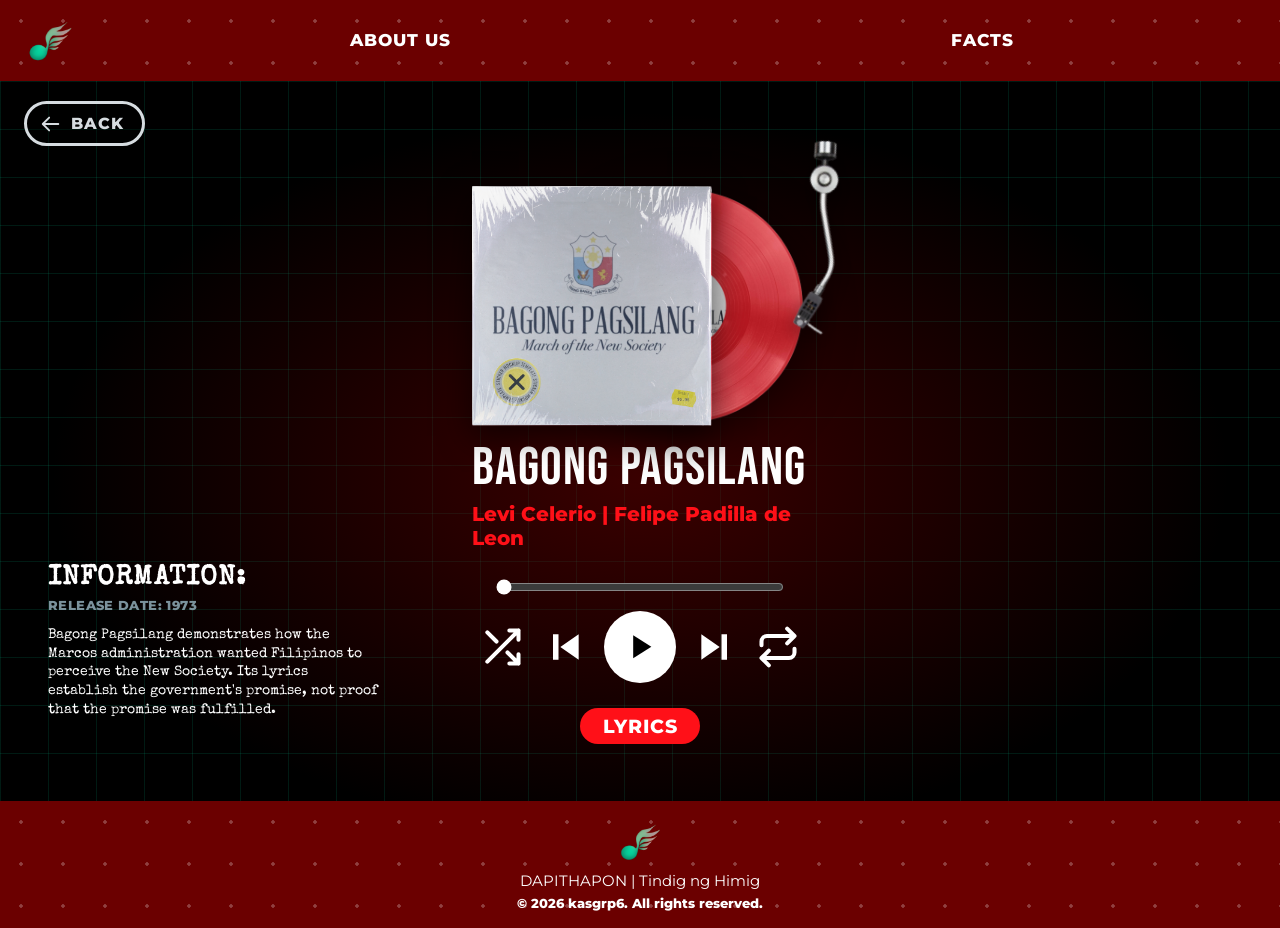
<file: song-player.html>
<!doctype html>
<html lang="en">
  <head>
    <meta charset="UTF-8" />
    <meta name="viewport" content="width=device-width, initial-scale=1.0" />
    <title>DATIPHAPON | Song Player</title>
    <link rel="preconnect" href="https://fonts.googleapis.com" />
    <link
      href="https://fonts.googleapis.com/css2?family=Montserrat:wght@400;800&family=Bebas+Neue&family=Special+Elite&display=swap"
      rel="stylesheet"
    />
    <link rel="stylesheet" href="./static/css/song-player.css" />
    <link
      href="https://fonts.googleapis.com/css2?family=Righteous&display=swap"
      rel="stylesheet"
    />
  </head>

  <body>
    <header class="bar">
      <a class="logo" href="./home.html" aria-label="Home"
        ><img src="./static/img/Project_Logo.png" alt="Project logo"
      /></a>
      <nav aria-label="Main">
        <a href="about-us.html">ABOUT US</a><a href="facts.html">FACTS</a>
      </nav>
    </header>

    <main>
      <a class="back" href="./song-selection.html">
        <svg
          viewBox="0 0 24 24"
          fill="none"
          stroke="currentColor"
          stroke-width="2"
          stroke-linecap="round"
          stroke-linejoin="round"
          aria-hidden="true"
        >
          <path d="M20 12H4M10 5l-7 7 7 7" />
        </svg>
        Back
      </a>

      <div class="player-layout" id="playerLayout">
        <div class="player-column">
          <section class="stage" id="player" aria-label="Song player">
            <div class="turntable">
              <img class="record" id="record" src="" alt="" />
              <img class="cover" id="cover" alt="" />
              <img
                class="needle"
                src="./static/img/SongPlayerNeedle.png"
                alt=""
              />
            </div>

            <div class="meta">
              <h1 id="title"></h1>
              <p class="artist" id="artist"></p>
            </div>

            <input
              class="progress"
              id="progress"
              type="range"
              min="0"
              max="100"
              value="0"
              step="0.1"
              aria-label="Seek"
            />

            <div class="controls">
              <button
                class="ctl"
                id="shuffle"
                type="button"
                aria-label="Shuffle"
              >
                <svg
                  viewBox="0 0 24 24"
                  fill="none"
                  stroke="currentColor"
                  stroke-width="2.2"
                  stroke-linecap="round"
                  stroke-linejoin="round"
                  aria-hidden="true"
                >
                  <path d="M16 3h5v5M4 20 21 3M21 16v5h-5M15 15l6 6M4 4l5 5" />
                </svg>
              </button>
              <button
                class="ctl"
                id="prev"
                type="button"
                aria-label="Previous song"
              >
                <svg viewBox="0 0 24 24" fill="currentColor" aria-hidden="true">
                  <path d="M6 5h3v14H6zM20 5v14L10 12z" />
                </svg>
              </button>
              <button class="play" id="play" type="button" aria-label="Play">
                <svg viewBox="0 0 24 24" fill="currentColor" aria-hidden="true">
                  <path id="playIcon" d="M8 5v14l11-7z" />
                </svg>
              </button>
              <button
                class="ctl"
                id="next"
                type="button"
                aria-label="Next song"
              >
                <svg viewBox="0 0 24 24" fill="currentColor" aria-hidden="true">
                  <path d="M15 5h3v14h-3zM4 5v14l10-7z" />
                </svg>
              </button>
              <button
                class="ctl"
                id="repeat"
                type="button"
                aria-label="Repeat"
                aria-pressed="false"
              >
                <svg
                  viewBox="0 0 24 24"
                  fill="none"
                  stroke="currentColor"
                  stroke-width="2.2"
                  stroke-linecap="round"
                  stroke-linejoin="round"
                  aria-hidden="true"
                >
                  <path
                    d="M17 2l4 4-4 4M3 11V9a3 3 0 0 1 3-3h15M7 22l-4-4 4-4M21 13v2a3 3 0 0 1-3 3H3"
                  />
                </svg>
              </button>
            </div>

            <button class="lyrics" id="lyricsBtn" type="button">LYRICS</button>
          </section>

          <aside class="corner">
            <h2>Information:</h2>
            <p class="released">Release date: <span id="released"></span></p>
            <p class="info" id="info"></p>
          </aside>
        </div>
        <aside class="lyrics-panel" id="lyricsPanel" hidden>
          <h2>LYRICS</h2>
          <div class="lyrics-content" id="lyricsContent"></div>
          <div class="annotation" id="annotationBox" hidden aria-live="polite">
            <p class="annotation-label" id="annotationLabel"></p>
            <div class="annotation-text" id="annotationText"></div>
          </div>
        </aside>
      </div>
    </main>

    <footer class="bar">
      <img class="footer-logo" src="./static/img/Project_Logo.png" alt="" />
      <div>DAPITHAPON | Tindig ng Himig</div>
      <small>&copy; 2026 kasgrp6. All rights reserved.</small>
    </footer>

    <script src="./static/js/song-player.js"></script>
  </body>
</html>
</file>
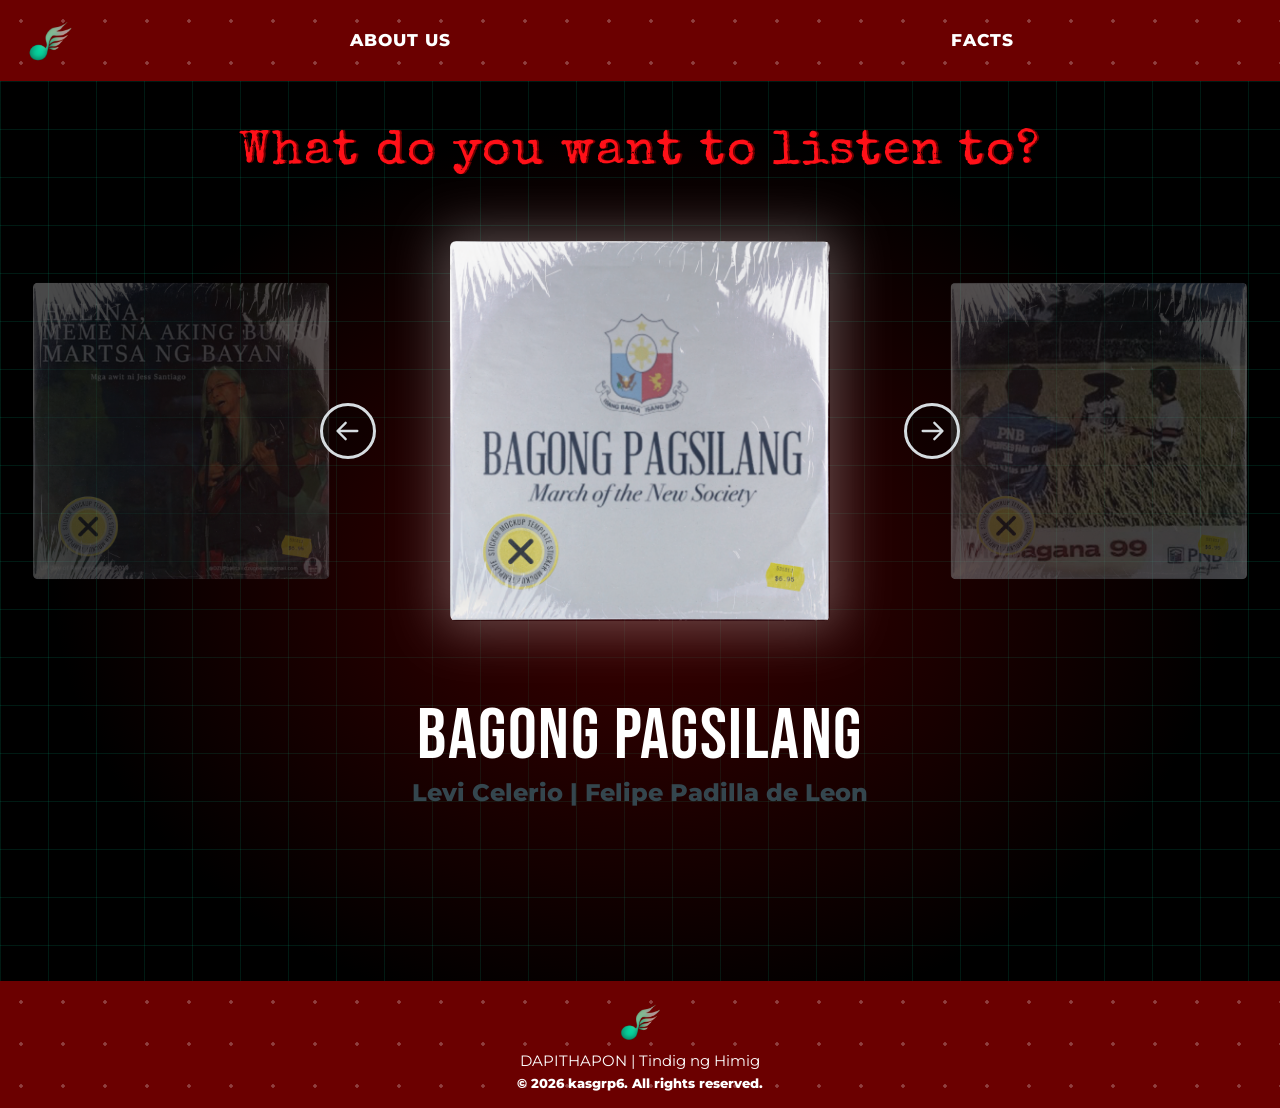
<file: song-selection.html>
<!DOCTYPE html>
<html lang="en">
<head>
<meta charset="UTF-8">
<meta name="viewport" content="width=device-width, initial-scale=1">
<title>DATIPHAPON | Song Selection</title>
<link rel="preconnect" href="https://fonts.googleapis.com">
<link href="https://fonts.googleapis.com/css2?family=Montserrat:wght@400;800&family=Bebas+Neue&family=Special+Elite&display=swap" rel="stylesheet">
<link rel="stylesheet" href="./static/css/song-selection.css">
</head>
<body>

<header class="bar">
  <a class="logo" href="./home.html" aria-label="Home"><img src="./static/img/Project_Logo.png" alt="Project logo"></a>
  <nav aria-label="Main">
    <a href="about-us.html">ABOUT US</a><a href="facts.html">FACTS</a>
  </nav>
</header>

<main>
  <h1>What do you want to listen to?</h1>

  <div class="carousel" id="carousel" role="listbox" aria-label="Songs">
    <button class="arrow prev" id="prev" aria-label="Previous song"><svg viewBox="0 0 24 24" fill="none" stroke="currentColor" stroke-width="2" stroke-linecap="round" stroke-linejoin="round"><path d="M20 12H4M10 5l-7 7 7 7"/></svg></button>
    <button class="arrow next" id="next" aria-label="Next song"><svg viewBox="0 0 24 24" fill="none" stroke="currentColor" stroke-width="2" stroke-linecap="round" stroke-linejoin="round"><path d="M4 12h16M14 5l7 7-7 7"/></svg></button>
  </div>

  <div class="info" id="info" aria-live="polite">
    <h2 id="title"></h2>
    <p id="artist"></p>
  </div>
</main>

<footer class="bar">
  <img class="footer-logo" src="./static/img/Project_Logo.png" alt="">
  <div>DAPITHAPON | Tindig ng Himig</div>
  <small>&copy; 2026 kasgrp6. All rights reserved.</small>
</footer>

<script src="./static/js/song-selection.js"></script>
</body>
</html>
</file>
<file: static/css/style.css>
/* Base Resets */
* {
  box-sizing: border-box;
  margin: 0;
  padding: 0;
}

body {
  font-family: -apple-system, BlinkMacSystemFont, "Segoe UI", Roboto, Helvetica, Arial, sans-serif;
  line-height: 1.6;
  color: #333;
  background-color: #f8f9fa;
}

.container {
  width: 90%;
  max-width: 1100px;
  margin: 0 auto;
  padding: 0 15px;
}

/* Navbar */
.navbar {
  background: #ffffff;
  padding: 1rem 0;
  border-bottom: 1px solid #eaeaea;
}

.logo {
  font-size: 1.5rem;
  color: #111;
}

/* Hero Section */
.hero {
  background: #2563eb;
  color: #ffffff;
  text-align: center;
  padding: 4rem 1rem;
}

.hero h2 {
  font-size: 2.2rem;
  margin-bottom: 1rem;
}

.hero p {
  font-size: 1.1rem;
  margin-bottom: 1.5rem;
  max-width: 600px;
  margin-left: auto;
  margin-right: auto;
}

.btn {
  background: #ffffff;
  color: #2563eb;
  padding: 0.75rem 1.5rem;
  border: none;
  border-radius: 5px;
  font-size: 1rem;
  font-weight: bold;
  cursor: pointer;
}

.btn:hover {
  background: #e2e8f0;
}

/* Campaign Info Grid */
.campaign-info {
  padding: 3rem 0;
}

.grid {
  display: grid;
  grid-template-columns: 1fr; /* 1 column default for phones */
  gap: 1.5rem;
}

.card {
  background: #ffffff;
  padding: 1.5rem;
  border-radius: 8px;
  box-shadow: 0 2px 5px rgba(0,0,0,0.05);
}

.card h3 {
  margin-bottom: 0.5rem;
  color: #2563eb;
}

/* Footer */
footer {
  text-align: center;
  padding: 2rem 0;
  font-size: 0.9rem;
  color: #666;
}

/* Tablet & Laptop Styles */
@media (min-width: 768px) {
  .hero h2 {
    font-size: 3rem;
  }

  .grid {
    grid-template-columns: repeat(3, 1fr); /* 3 side-by-side columns on laptops */
  }
}
</file>
<file: static/css/textheavy.css>
:root{
  --red-bright:#ff1018;
  --red:#a62023;
  --red-dark:#6b0000;
  --black:#000;
  --slate:#34464e;
  --mist:#d6dce0;
  --teal:#00d9a0;

  --font-display:"Special Elite","Courier New",monospace;
  --font-title:"Bebas Neue",Impact,sans-serif;
  --font-ui:"Montserrat",system-ui,sans-serif;

  --grid-size:48px;
  --grid-line:1px;
}
*{box-sizing:border-box;margin:0;padding:0}
html,body{height:100%}
body{
  min-height:100vh;display:flex;flex-direction:column;
  background:var(--black);color:#fff;font-family:var(--font-ui);overflow-x:hidden;
}

.bar{
  background-color:var(--red-dark);
  background-image:radial-gradient(rgba(255,255,255,.25) 1.5px,transparent 2px);
  background-size:42px 42px;
}
header.bar{display:flex;align-items:center;gap:2rem;padding:.9rem 1.5rem;position:relative;z-index:5}
.eye{width:48px;height:auto;flex:none}
nav{display:flex;flex:1;justify-content:space-around;gap:1rem}
nav a{color:#fff;text-decoration:none;font-weight:800;letter-spacing:.06em;font-size:1.05rem;padding:.3rem .5rem}
nav a:hover,nav a:focus-visible{color:var(--teal);outline:none}
.search{display:flex;width:min(34vw,420px);background:var(--red);border-radius:999px;overflow:hidden}
.search input{flex:1;min-width:0;background:none;border:0;color:#fff;padding:.7rem 1rem;font:inherit;outline:none}
.search button{background:var(--red-dark);border:0;color:#fff;padding:0 .9rem;cursor:pointer;display:grid;place-items:center}
.search svg{width:22px;height:22px}

footer.bar{text-align:center;padding:1rem 1rem 1.1rem;font-size:.95rem}
footer .eye{width:40px;margin-bottom:.4rem}
footer small{display:block;margin-top:.35rem;font-weight:800}

.logo{display:block;flex:none;line-height:0}
.logo img{display:block;height:52px;width:auto}
.logo:hover img,
.logo:focus-visible img{filter:drop-shadow(0 0 8px var(--teal))}
.logo:focus-visible{outline:none}

.footer-logo{display:block;height:48px;width:auto;margin:0 auto .4rem}

/* header on small screens: logo + search on row 1, nav on row 2 (identical in every page's stylesheet) */
@media (max-width:700px){
  header.bar{flex-wrap:wrap;gap:.6rem 1rem;padding:.7rem 1rem}
  .search{width:auto;flex:1}
  nav{order:3;flex:1 0 100%;justify-content:space-around}
}

/* ============================================================
   Text-heavy pages: about-us.html and facts.html
   Everything above this line is the shared site chrome and
   matches the other stylesheets. Page content styles follow.
   ============================================================ */

html{scroll-behavior:smooth}
@media (prefers-reduced-motion:reduce){html{scroll-behavior:auto}}
@media (max-resolution:.99dppx){:root{--grid-line:2px}}

main{
  flex:1 0 auto;
  padding:1.5rem 1.5rem 4rem;
  overflow-x:clip;
  /* same teal grid as the home page */
  background:
    linear-gradient(rgba(0,217,160,.35) var(--grid-line),transparent var(--grid-line)),
    linear-gradient(90deg,rgba(0,217,160,.35) var(--grid-line),transparent var(--grid-line)),
    var(--black);
  background-size:var(--grid-size) var(--grid-size),var(--grid-size) var(--grid-size),auto;
}
.page{width:100%;max-width:1240px;margin:0 auto}

/* ---------- Page banner (image + title) ---------- */
.page-hero{
  position:relative;
  aspect-ratio:1337 / 250;
  min-height:150px;
  overflow:hidden;
  background:var(--red-dark);
  border-bottom:4px solid var(--red-bright);
}
.page-hero > img{
  position:absolute;inset:0;
  display:block;width:100%;height:100%;
  object-fit:cover;
}
.page-hero::after{
  content:"";position:absolute;inset:0;
  background:linear-gradient(to top,rgba(0,0,0,.9),rgba(0,0,0,.1) 75%);
}
.page-hero-text{position:absolute;left:0;right:0;bottom:0;z-index:1;padding:0 1.5rem 1rem}
.kicker{
  display:inline-block;
  margin-bottom:.45rem;padding:.25rem .7rem;
  background:var(--black);border-left:3px solid var(--teal);
  font-family:var(--font-display);
  font-size:clamp(.75rem,1.4vw,1rem);
  letter-spacing:.08em;text-transform:uppercase;
  color:var(--teal);
}
.page-hero h1{
  font-family:var(--font-title);font-weight:400;
  font-size:clamp(3rem,8vw,6rem);line-height:.9;letter-spacing:.03em;
  text-shadow:3px 0 var(--red);
}

/* ---------- Layout ---------- */
.content{margin-top:1.5rem}
.panel{
  background:rgba(0,0,0,.84);
  border:1px solid rgba(0,217,160,.4);
  padding:clamp(1.25rem,3vw,2.5rem);
}
.layout-toc{
  display:grid;
  grid-template-columns:230px minmax(0,1fr);
  gap:1.5rem;
  align-items:start;
}

/* "On this page" list (facts) */
.toc{
  position:sticky;top:1rem;
  padding:1.1rem 1rem 1.2rem;
}
.toc-label{
  font-family:var(--font-display);
  font-size:.85rem;letter-spacing:.08em;text-transform:uppercase;
  color:var(--teal);margin-bottom:.7rem;
}
.toc ol{list-style:none}
.toc a{
  display:block;padding:.45rem .8rem;
  border-left:3px solid var(--slate);
  color:#fff;text-decoration:none;
  font-weight:800;font-size:.85rem;letter-spacing:.05em;text-transform:uppercase;
  transition:color .2s,border-color .2s;
}
.toc a:hover,.toc a:focus-visible{color:var(--teal);border-color:var(--teal);outline:none}

/* ---------- Text content: just paste normal HTML inside .prose ---------- */
.prose{font-size:1.05rem;line-height:1.75;color:#e6eaec}
:where(.prose,.prose section) > * + *{margin-top:1.1rem}
.prose section{display:flow-root;scroll-margin-top:1rem}
.prose > section + section{margin-top:3.5rem}

.prose h2{
  display:flex;align-items:center;gap:.7rem;
  font-family:var(--font-title);font-weight:400;
  font-size:clamp(2rem,4.2vw,3rem);line-height:1;letter-spacing:.04em;
  color:#fff;
}
.prose h2::before{content:"";flex:none;width:.45rem;height:.85em;background:var(--red-bright)}
.prose h2::after{content:"";flex:1;min-width:1rem;height:2px;background:rgba(0,217,160,.4)}
.prose h3{
  margin-top:2rem;
  font-weight:800;font-size:1.05rem;letter-spacing:.06em;text-transform:uppercase;
  color:var(--teal);
}
.prose p{max-width:70ch}
.prose .lead{font-size:1.3rem;line-height:1.55;color:#fff}
.prose strong{color:#fff}
.prose a{color:var(--teal);text-underline-offset:.2em}
.prose a:hover,.prose a:focus-visible{color:#fff;outline:none}
.prose ul,.prose ol{max-width:70ch;padding-left:1.4rem}
.prose li + li{margin-top:.4rem}
.prose li::marker{color:var(--red-bright)}

/* pull quote */
.prose blockquote{
  padding:1.2rem 1.5rem;
  border-left:5px solid var(--red-bright);
  background:linear-gradient(90deg,rgba(166,32,35,.35),transparent);
  font-family:var(--font-display);font-size:1.3rem;line-height:1.5;color:#fff;
}
.prose blockquote cite{
  display:block;margin-top:.8rem;
  font-family:var(--font-ui);font-style:normal;font-weight:800;
  font-size:.85rem;letter-spacing:.06em;text-transform:uppercase;color:var(--teal);
}

/* images: <figure class="right|left"> floats beside the text, plain <figure> is full width */
.prose figure img{display:block;width:100%;height:auto;border:2px solid rgba(0,217,160,.5)}
.prose figcaption{
  margin-top:.5rem;padding-left:.7rem;
  border-left:3px solid var(--red-bright);
  font-family:var(--font-display);font-size:.85rem;line-height:1.4;color:var(--mist);
}
.prose figure.right{float:right;width:min(44%,400px);margin:.3rem 0 1rem 2rem}
.prose figure.left{float:left;width:min(44%,400px);margin:.3rem 2rem 1rem 0}
.prose figure.cover{width:min(30%,220px)}
.figure-row{display:grid;grid-template-columns:repeat(auto-fit,minmax(220px,1fr));gap:1rem}
.prose .figure-row figure{margin:0}

/* tables: keep every <table> inside <div class="table-wrap"> so wide tables scroll on phones */
.table-wrap{overflow-x:auto;max-width:100%;border:1px solid rgba(0,217,160,.4)}
.prose table{width:100%;min-width:560px;border-collapse:collapse;font-size:.98rem;line-height:1.5}
.prose caption{
  caption-side:bottom;padding:.6rem .9rem;text-align:left;
  font-family:var(--font-display);font-size:.85rem;color:var(--mist);
}
.prose thead th{
  padding:.7rem .9rem;text-align:left;white-space:nowrap;
  background-color:var(--red-dark);
  background-image:radial-gradient(rgba(255,255,255,.25) 1.5px,transparent 2px);
  background-size:42px 42px;
  font-family:var(--font-title);font-weight:400;font-size:1.25rem;letter-spacing:.08em;color:#fff;
}
.prose td{padding:.8rem .9rem;vertical-align:top;border-top:1px solid rgba(0,217,160,.2)}
.prose tbody tr:nth-child(even){background:rgba(255,255,255,.04)}
.prose tbody tr:hover{background:rgba(0,217,160,.08)}
.prose td.year{
  white-space:nowrap;
  font-family:var(--font-title);font-size:1.5rem;line-height:1.2;letter-spacing:.04em;color:var(--teal);
}
.prose table.kv td:first-child{width:32%;font-weight:800;color:#fff}

/* big-number highlight cards */
.stats{display:grid;grid-template-columns:repeat(auto-fit,minmax(200px,1fr));gap:1rem}
.stat{
  padding:1.2rem 1.3rem 1.3rem;
  background:linear-gradient(160deg,rgba(166,32,35,.55),rgba(0,0,0,.9) 70%);
  border:1px solid rgba(255,16,24,.45);
}
.stat-number{
  display:block;
  font-family:var(--font-title);font-size:clamp(3rem,6vw,4.4rem);line-height:1;color:var(--teal);
}
.stat-label{display:block;margin-top:.4rem;font-size:.95rem;line-height:1.45;color:#fff}

/* sources / footnotes */
.sources{font-size:.95rem;line-height:1.55;word-break:break-word}

/* ---------- About us: team cards (photo, name, short info) ---------- */
.team{display:grid;grid-template-columns:repeat(5,1fr);gap:1.25rem}
@media (max-width:1000px){
  .team{grid-template-columns:repeat(2,1fr)}
}
.member{
  display:flex;flex-direction:column;
  background:linear-gradient(180deg,rgba(166,32,35,.35),rgba(0,0,0,.9) 55%);
  border:1px solid rgba(255,16,24,.45);
  transition:border-color .2s,box-shadow .2s;
}
.member:hover{border-color:var(--teal);box-shadow:0 0 14px rgba(0,217,160,.35)}
.member img{
  display:block;width:100%;aspect-ratio:1;object-fit:cover;
  background:var(--slate);border-bottom:4px solid var(--red-bright);
}
.member-body{padding:1rem 1.1rem 1.3rem}
.member h3{
  margin:0;
  font-family:var(--font-title);font-weight:400;
  font-size:1.9rem;line-height:1;letter-spacing:.04em;text-transform:none;color:#fff;
}
.member .role{
  margin-top:.4rem;
  color:var(--red-bright);font-weight:800;font-size:.8rem;letter-spacing:.08em;text-transform:uppercase;
}
.member .bio{margin-top:.7rem;font-size:.95rem;line-height:1.6;color:#e6eaec}

/* ---------- Buttons linking to other pages ---------- */
.cta{display:flex;flex-wrap:wrap;gap:1rem;margin-top:1.5rem}
.btn{
  display:inline-block;padding:.85rem 1.8rem;
  background-color:var(--red);
  background-image:radial-gradient(rgba(255,255,255,.25) 1.5px,transparent 2px);
  background-size:42px 42px;
  color:#fff;text-decoration:none;
  font-weight:800;letter-spacing:.08em;text-transform:uppercase;
  transition:filter .2s,box-shadow .2s;
}
.btn.dark{background-color:var(--red-dark)}
.btn:hover,.btn:focus-visible{filter:brightness(1.2);box-shadow:0 0 10px rgba(255,16,24,.6);outline:none}

/* ---------- Small screens ---------- */
@media (max-width:900px){
  .layout-toc{grid-template-columns:minmax(0,1fr)}
  .toc{position:static}
  .toc ol{display:flex;flex-wrap:wrap;gap:.5rem}
  .toc a{border:2px solid var(--slate);border-radius:999px;padding:.35rem .9rem}
}
@media (max-width:700px){
  main{padding:1rem 1rem 3rem}
  .prose figure.left,.prose figure.right{float:none;width:100%;margin:1rem 0}
  .page-hero-text{padding:0 1rem .8rem}
  /* team cards: photo beside the text so the list stays short on phones */
  .team{grid-template-columns:1fr}
  .member{flex-direction:row}
  .member img{flex:none;width:120px;height:120px;align-self:flex-start;border-bottom:0;border-right:4px solid var(--red-bright)}
  .member-body{flex:1;min-width:0;padding:.8rem 1rem 1rem}
  .member h3{font-size:1.6rem}
}
</file>
<file: static/css/template.css>
:root{
  --red-bright:#ff1018;
  --red:#a62023;
  --red-dark:#6b0000;
  --black:#000;
  --slate:#34464e;
  --mist:#d6dce0;
  --teal:#00d9a0;

  --font-display:"Special Elite","Courier New",monospace;
  --font-title:"Bebas Neue",Impact,sans-serif;
  --font-ui:"Montserrat",system-ui,sans-serif;

  --grid-size:48px;
  --grid-line:1px;
}
*{box-sizing:border-box;margin:0;padding:0}
html,body{height:100%}
body{
  min-height:100vh;display:flex;flex-direction:column;
  background:var(--black);color:#fff;font-family:var(--font-ui);overflow-x:hidden;
}

.bar{
  background-color:var(--red-dark);
  background-image:radial-gradient(rgba(255,255,255,.25) 1.5px,transparent 2px);
  background-size:42px 42px;
}
header.bar{display:flex;align-items:center;gap:2rem;padding:.9rem 1.5rem;position:relative;z-index:5}
.eye{width:48px;height:auto;flex:none}
nav{display:flex;flex:1;justify-content:space-around;gap:1rem}
nav a{color:#fff;text-decoration:none;font-weight:800;letter-spacing:.06em;font-size:1.05rem;padding:.3rem .5rem}
nav a:hover,nav a:focus-visible{color:var(--teal);outline:none}
.search{display:flex;width:min(34vw,420px);background:var(--red);border-radius:999px;overflow:hidden}
.search input{flex:1;min-width:0;background:none;border:0;color:#fff;padding:.7rem 1rem;font:inherit;outline:none}
.search button{background:var(--red-dark);border:0;color:#fff;padding:0 .9rem;cursor:pointer;display:grid;place-items:center}
.search svg{width:22px;height:22px}

footer.bar{text-align:center;padding:1rem 1rem 1.1rem;font-size:.95rem}
footer .eye{width:40px;margin-bottom:.4rem}
footer small{display:block;margin-top:.35rem;font-weight:800}

main{
  flex:1 0 auto;
  position:relative;
  min-height:900px;
  padding:1.5rem 1.5rem 3rem;
  overflow-x:clip;
  background:
    linear-gradient(rgba(0,217,160,.35) var(--grid-line),transparent var(--grid-line)),
    linear-gradient(90deg,rgba(0,217,160,.35) var(--grid-line),transparent var(--grid-line)),
    var(--black);
  background-size:var(--grid-size) var(--grid-size),var(--grid-size) var(--grid-size),auto;
}

@media (max-resolution:.99dppx){
  :root{--grid-line:2px}
}

.page{
  width:100%;
  max-width:2350px;
  margin:0 auto;
}

.banner{
  width:100%;
}
.banner img{
  display:block;
  width:100%;
  height:auto;
}

.hero{
  display:grid;
  grid-template-columns:196fr 343fr;
  gap:1.2%;
  margin-top:1rem;
  align-items:stretch;
}
.hero > *{min-width:0} /* stop grid columns from growing with their content */
.hero img{display:block;width:100%;height:auto}

.left{
  display:flex;
  flex-direction:column;
  gap:0;
  min-width:0;
  container-type:inline-size;
}
.intro{
  position:relative;
  overflow:hidden;
  aspect-ratio:1.32 / 1;
  flex:none;
}

.hero .title{
  position:absolute;
  width:263%;
  max-width:none;
  left:-71%;
  top:-42%;
}

.subtitle{
  font-family:var(--font-ui);
  font-weight:800;
  font-size:7.2cqw;
  line-height:1.05;
  letter-spacing:.04em;
  text-transform:uppercase;
  text-align:justify;
  text-align-last:justify;
  color:#fff;
  margin-top:-3.9cqw;
}

.facts{
  position:relative;
  container-type:inline-size;
  flex:1;
  min-height:0;
  margin-top:2.5cqw;
}
.hero .facts-bg{
  position:absolute;
  inset:0;
  width:100%;
  height:100%;
  object-fit:fill;
}
.facts-body{
  position:absolute;
  inset:0;
  padding:7% 7% 6%;
  display:flex;
  flex-direction:column;
  justify-content:space-between;
  color:#fff;
}
.facts-text{
  font-weight:400;
  font-size:4.6cqw;
  line-height:1.35;
}
.facts-more{
  align-self:flex-start;
  color:#fff;
  font-weight:800;
  font-size:4.2cqw;
  letter-spacing:.03em;
  text-decoration:underline;
  text-underline-offset:.5cqw;
  transition:color .2s;
}
.facts-more:hover,
.facts-more:focus-visible{color:var(--teal);outline:none}

.top{
  display:grid;
  grid-template-columns:73fr 266fr;
  gap:1.2%;
}

.tiles{
  display:grid;
  grid-template-rows:repeat(3,1fr);
  gap:clamp(2px,.35vw,8px);
}
.tile{
  position:relative;
  display:block;
  min-height:0;
}
.tile img{
  position:absolute;
  inset:0;
  width:100%;
  height:100%;
  object-fit:contain;
  pointer-events:none;
  transition:filter .25s, transform .25s;
}
.tile:hover img,
.tile:focus-visible img{
  filter:drop-shadow(0 0 12px var(--teal));
  transform:scale(1.04);
}
.tile:focus-visible{outline:none}

.tile:nth-child(3) img{
  transform:translate(4%,5%) scale(2.1);
}
.tile:nth-child(3):hover img,
.tile:nth-child(3):focus-visible img{
  transform:translate(4%,5%) scale(2.2);
  filter:drop-shadow(0 0 5px var(--teal));
}

.educated{display:block}

.recent{
  position:relative;
  margin-top:2%;
  container-type:inline-size;
}
.recent-bg{display:block;width:100%;height:auto}
.recent-body{
  position:absolute;
  inset:0;
  color:#fff;
}
.recent-body > *{position:absolute}

.recent-label{
  left:15.2%;
  top:4.5%;
  font-family:var(--font-title);
  font-weight:400;
  font-size:4cqw;
  line-height:1;
  letter-spacing:.06em;
  color:#07392f;
  border-left:.5cqw solid #07392f;
  padding-left:.8cqw;
}
.hero .recent-cover{
  left:18.9%;
  top:26%;
  width:17.6cqw;
  height:17.6cqw;
  object-fit:cover;
  box-shadow:0 .6cqw 1.6cqw rgba(0,0,0,.55);
}
.meta{
  left:43.2%;
  top:12%;
  width:46.3%;
  /* ends just above the progress bar (top:54%) so long titles can never overlap it */
  height:38%;
  overflow:hidden;
  display:flex;
  flex-direction:column;
  justify-content:center;
  text-align:center;
}
.song{
  flex:0 1 auto;
  min-height:0;
  font-weight:800;
  font-size:3cqw;
  line-height:1.1;
  overflow-wrap:anywhere;
  display:-webkit-box;
  -webkit-box-orient:vertical;
  -webkit-line-clamp:2;
  line-clamp:2;
  overflow:hidden;
}
.artist{
  flex:none;
  font-size:2.1cqw;
  line-height:1.25;
  min-height:1.25em;
  margin-top:.4cqw;
  white-space:nowrap;
  overflow:hidden;
  text-overflow:ellipsis;
}
.progress{
  left:43.2%;
  top:54%;
  width:46.3%;
  height:max(2px,.45cqw);
  background:#fff;
  border-radius:99px;
}
.knob{
  position:absolute;
  left:10.7%;
  top:50%;
  width:2.2cqw;
  height:2.2cqw;
  border-radius:50%;
  background:#fff;
  transform:translate(-50%,-50%);
}
.controls{
  left:43.2%;
  top:79%;
  width:48.3%;
  transform:translateY(-50%);
  display:flex;
  align-items:center;
  justify-content:space-between;
}
.ctl{
  background:none;
  border:0;
  padding:0;
  color:#fff;
  cursor:pointer;
  display:grid;
  place-items:center;
  width:3.6cqw;
  height:3.6cqw;
  transition:color .2s, transform .2s;
}
.ctl svg{width:100%;height:100%}
.ctl:hover,.ctl:focus-visible{color:var(--teal);outline:none;transform:scale(1.1)}
.ctl.play{
  width:8.8cqw;
  height:8.8cqw;
  border-radius:50%;
  background:#fff;
  color:#000;
}
.ctl.play svg{width:55%;height:55%}
.ctl.play:hover,.ctl.play:focus-visible{background:var(--teal);color:#000}

.actions{
  display:grid;
  grid-template-columns:429fr 367fr;
  gap:1.8%;
  margin-top:2%;
}
.actions a,
.actions button{
  display:block;
  width:100%;
  background:none;
  border:0;
  padding:0;
  cursor:pointer;
}
.actions img{transition:filter .25s}
.actions a:hover img,
.actions a:focus-visible img,
.actions button:hover img,
.actions button:focus-visible img{filter:brightness(1.15) drop-shadow(0 0 8px rgba(255,16,24,.6))}
.actions a:focus-visible,
.actions button:focus-visible{outline:none}

.share{
  position:relative;
  margin-top:2%;
  container-type:inline-size;
  overflow:hidden;
}
.share-bg{
  display:block;
  width:100%;
  height:auto;
  margin-bottom:-4.5cqw;
}
.share-form{
  position:absolute;
  left:2.6%;
  right:3.3%;
  top:51.6%;
  height:40%;
  display:flex;
  align-items:center;
  gap:3.8cqw;
}
.share-input{
  flex:1;
  min-width:0;
  height:100%;
  background:#abc6be;
  border:0;
  border-radius:999px;
  padding:0 4cqw;
  color:#10332b;
  font:inherit;
  font-size:3.2cqw;
  outline:none;
  transition:background .2s, box-shadow .2s;
}
.share-input::placeholder{
  color:rgba(16,51,43,.55);
}
.share-input:focus{
  background:#c3dad3;
  box-shadow:0 0 0 .4cqw var(--teal);
}
.share-send{
  flex:none;
  width:8.4cqw;
  height:8.4cqw;
  display:grid;
  place-items:center;
  background:#fff;
  color:#0b5a45;
  border:0;
  border-radius:50%;
  cursor:pointer;
  transition:background .2s, color .2s, box-shadow .25s, transform .2s;
}
.share-send svg{
  width:52%;
  height:52%;
}
.share-send:hover,
.share-send:focus-visible{
  background:var(--teal);
  color:#000;
  box-shadow:0 0 14px var(--teal);
  transform:scale(1.08);
  outline:none;
}

.songlist{
  margin:auto;
  width:min(860px,92vw);
  max-height:84vh;
  padding:0;
  color:#fff;
  border:0;
  background:#000;
  overflow:hidden;
}
.songlist[open]{
  display:flex;
  flex-direction:column;
}
.songlist::backdrop{
  background:rgba(0,0,0,.78);
}
.songlist-head{
  display:flex;
  align-items:center;
  justify-content:space-between;
  padding:1rem 1.5rem;
  background:#000;
}
.songlist-head h2{
  font-family:var(--font-title);
  font-weight:400;
  font-size:2rem;
  letter-spacing:.08em;
  line-height:1;
  color:var(--teal);
}
.songlist-close{
  width:2.4rem;
  height:2.4rem;
  display:grid;
  place-items:center;
  background:none;
  border:2px solid #fff;
  border-radius:50%;
  color:#fff;
  cursor:pointer;
  transition:color .2s, border-color .2s, box-shadow .2s;
}
.songlist-close svg{width:55%;height:55%}
.songlist-close:hover,
.songlist-close:focus-visible{
  color:var(--teal);
  border-color:var(--teal);
  box-shadow:0 0 10px var(--teal);
  outline:none;
}
.songlist-items{
  list-style:none;
  overflow-y:auto;
  padding:.5rem 1.5rem 1rem;
  scrollbar-color:var(--teal) #000;
}
.songrow{
  display:flex;
  align-items:center;
  justify-content:space-between;
  gap:1.5rem;
  padding:.85rem .25rem .85rem 1rem;
  border-bottom:1px solid rgba(255,255,255,.25);
  border-left:4px solid transparent;
  transition:background .2s, border-color .2s;
}
.songrow:last-child{border-bottom:0}
.songrow:hover{
  background:rgba(0,217,160,.12);
  border-left-color:var(--teal);
}
.songrow.is-current{
  background:rgba(255,255,255,.08);
  border-left-color:var(--teal);
}
.songrow-text{
  display:flex;
  flex-direction:column;
  min-width:0;
}
.songrow-text strong{
  font-weight:800;
  font-size:1.15rem;
  line-height:1.2;
}
.songrow-text em{
  font-style:normal;
  font-size:.85rem;
  color:rgba(255,255,255,.7);
  min-height:1.1em;
}
.songrow.is-current .songrow-text strong{color:var(--teal)}
.songrow-play{
  flex:none;
  background:none;
  border:0;
  padding:.4rem .6rem;
  font-family:var(--font-title);
  font-size:1.6rem;
  letter-spacing:.1em;
  line-height:1;
  color:var(--teal);
  cursor:pointer;
  transition:color .2s, text-shadow .2s, transform .2s;
}
.songrow-play:hover,
.songrow-play:focus-visible{
  color:#fff;
  text-shadow:0 0 10px var(--teal);
  transform:scale(1.08);
  outline:none;
}

button.tile{
  width:100%;
  height:100%;
  align-self:stretch;
  padding:0;
  background:none;
  border:0;
  font:inherit;
  color:inherit;
  cursor:pointer;
}

.queue-badge{
  position:absolute;
  top:4%;
  right:4%;
  z-index:1;
  min-width:1.5em;
  height:1.5em;
  padding:0 .35em;
  display:grid;
  place-items:center;
  border-radius:999px;
  background:var(--teal);
  color:#000;
  font-weight:800;
  font-size:clamp(.65rem,1vw,.9rem);
  line-height:1;
  box-shadow:0 0 8px var(--teal);
  pointer-events:none;
}
.queue-badge[hidden]{display:none}

.songlist-head-actions{
  display:flex;
  align-items:center;
  gap:1.1rem;
}
.queue-clear{
  background:none;
  border:0;
  padding:.3rem .5rem;
  font-family:var(--font-title);
  font-size:1.4rem;
  letter-spacing:.1em;
  line-height:1;
  color:#fff;
  cursor:pointer;
  transition:color .2s, text-shadow .2s, opacity .2s;
}
.queue-clear:hover:not(:disabled),
.queue-clear:focus-visible:not(:disabled){
  color:var(--teal);
  text-shadow:0 0 10px var(--teal);
  outline:none;
}
.queue-clear:disabled{opacity:.3;cursor:default}

.queue-heading{
  font-family:var(--font-title);
  font-weight:400;
  font-size:1.25rem;
  letter-spacing:.1em;
  line-height:1;
  color:rgba(255,255,255,.7);
  padding:1rem .25rem .4rem 1rem;
}
.queue-rows{list-style:none}
.queue-empty{
  padding:1.5rem 1rem;
  text-align:center;
  font-size:.95rem;
  color:rgba(255,255,255,.6);
}

.songrow-actions{
  display:flex;
  align-items:center;
  gap:.4rem;
  flex:none;
}
.songrow-queue{
  flex:none;
  min-width:2.2rem;
  background:none;
  border:0;
  padding:.4rem .6rem;
  font-family:var(--font-title);
  font-size:2rem;
  text-align:center;
  letter-spacing:0;
  line-height:1;
  color:rgba(255,255,255,.85);
  cursor:pointer;
  transition:color .2s, text-shadow .2s, transform .2s;
}
.songrow-queue:hover,
.songrow-queue:focus-visible{
  color:var(--teal);
  text-shadow:0 0 10px var(--teal);
  transform:scale(1.08);
  outline:none;
}
.songrow-queue.is-added,
.songrow-queue.is-added:hover{
  color:var(--teal);
  text-shadow:none;
  transform:none;
  cursor:default;
}

.songrow-remove{
  flex:none;
  width:1.9rem;
  height:1.9rem;
  display:grid;
  place-items:center;
  background:none;
  border:1px solid rgba(255,255,255,.5);
  border-radius:50%;
  color:#fff;
  cursor:pointer;
  transition:color .2s, border-color .2s, box-shadow .2s;
}
.songrow-remove svg{width:55%;height:55%}
.songrow-remove:hover,
.songrow-remove:focus-visible{
  color:var(--red-bright);
  border-color:var(--red-bright);
  box-shadow:0 0 8px var(--red-bright);
  outline:none;
}

@media (max-width:520px){
  .songrow-queue,.songrow-play{font-size:1.3rem;padding:.4rem .35rem}
  .songrow{gap:.5rem}
}

.songrow-main{
  display:flex;
  align-items:center;
  gap:.75rem;
  min-width:0;
}
.songrow-grip{
  flex:none;
  width:1.6rem;
  height:1.9rem;
  display:grid;
  place-items:center;
  padding:0;
  background:none;
  border:0;
  color:rgba(255,255,255,.55);
  cursor:grab;
  touch-action:none;
  transition:color .2s;
}
.songrow-grip svg{width:100%;height:100%}
.songrow-grip:hover,
.songrow-grip:focus-visible{color:var(--teal);outline:none}

.queue-rows .songrow{
  -webkit-user-select:none;
  user-select:none;
}
.songrow.is-shifting{
  transition:transform .15s ease, background .2s, border-color .2s;
}
.songrow.is-dragging{
  position:relative;
  z-index:2;
  background:#0c2b24;
  border-left-color:var(--teal);
  box-shadow:0 0 16px rgba(0,217,160,.45);
  transition:none;
}
.songrow.is-dragging .songrow-grip{
  cursor:grabbing;
  color:var(--teal);
}

.logo{display:block;flex:none;line-height:0}
.logo img{display:block;height:52px;width:auto}
.logo:hover img,
.logo:focus-visible img{filter:drop-shadow(0 0 8px var(--teal))}
.logo:focus-visible{outline:none}

.footer-logo{display:block;height:48px;width:auto;margin:0 auto .4rem}

/* clickable / draggable progress bar */
.progress{cursor:pointer;touch-action:none}
.progress::before{ /* bigger invisible hit area around the thin line */
  content:"";
  position:absolute;
  left:0;right:0;
  top:-1.8cqw;bottom:-1.8cqw;
}
.progress:focus-visible{outline:2px solid var(--teal);outline-offset:.8cqw}
.knob{pointer-events:none}

/* repeat on state */
.ctl[aria-pressed="true"]{color:var(--teal)}

/* volume popup */
.vol{position:relative;width:3.6cqw;height:3.6cqw}
.vol .ctl{width:100%;height:100%}
.vol-slider{
  position:absolute;
  right:0;
  bottom:calc(100% + 1.2cqw);
  width:18cqw;
  z-index:3;
  padding:.8cqw 1.2cqw;
  background:rgba(0,0,0,.85);
  border-radius:999px;
  accent-color:var(--teal);
  cursor:pointer;
}
.vol-slider[hidden]{display:none}
/* ---------- lyrics pop-up (same look as the lyrics panel on the song player) ---------- */
.lyrics-dialog{
  margin:auto;
  width:min(800px,92vw);
  height:min(625px,84vh);
  padding:0;
  border:0;
  border-radius:18px;
  background:#07191d;
  color:var(--mist);
  overflow:hidden;
}
.lyrics-dialog[open]{display:flex;flex-direction:column}
.lyrics-dialog::backdrop{background:rgba(0,0,0,.78)}
.lyrics-inner{
  flex:1;
  min-height:0;
  display:flex;
  flex-direction:column;
  padding:1.5rem;
}
.lyrics-head{
  display:flex;
  align-items:flex-start;
  justify-content:space-between;
  gap:1rem;
  margin-bottom:1.25rem;
}
.lyrics-head h2{
  font-family:"Righteous",sans-serif;
  font-size:3rem;
  font-weight:400;
  letter-spacing:.02em;
  line-height:1;
  color:var(--mist);
}
.lyrics-song{
  margin-top:.6rem;
  color:var(--teal);
  font-weight:800;
  font-size:.95rem;
  line-height:1.3;
}
.lyrics-text{
  flex:1;
  min-height:0;
  overflow-y:auto;
  overflow-x:hidden;
  padding-right:12px;
  font-family:var(--font-ui);
  font-size:1.25rem;
  font-weight:800;
  line-height:2;
  white-space:pre-wrap;
  color:var(--mist);
  scrollbar-width:thin;
  scrollbar-color:var(--teal) transparent;
  outline:none;
}
.lyrics-text span{
  display:block;
  width:fit-content;
  max-width:100%;
  transition:text-decoration .15s ease;
}
.lyrics-text span:hover{text-decoration:underline;text-underline-offset:5px}
@media (max-width:520px){
  .lyrics-head h2{font-size:2.2rem}
  .lyrics-text{font-size:1.05rem}
}
</file>
<file: static/css/song-player.css>
:root {
  --red-bright: #ff1018;
  --red: #a62023;
  --red-dark: #6b0000;
  --black: #000;
  --ink: #07191d;
  --slate: #34464e;
  --mist: #d6dce0;
  --forest: #1f3024;
  --teal: #00d9a0;

  --font-display: "Special Elite", "Courier New", monospace;
  --font-title: "Bebas Neue", Impact, sans-serif;
  --font-ui: "Montserrat", system-ui, sans-serif;
}
* {
  box-sizing: border-box;
  margin: 0;
  padding: 0;
}
html,
body {
  height: 100%;
}
body {
  min-height: 100vh;
  display: flex;
  flex-direction: column;
  background: var(--black);
  color: #fff;
  font-family: var(--font-ui);
  overflow-x: hidden;
}

.bar {
  background-color: var(--red-dark);
  background-image: radial-gradient(
    rgba(255, 255, 255, 0.25) 1.5px,
    transparent 2px
  );
  background-size: 42px 42px;
}
header.bar {
  display: flex;
  align-items: center;
  gap: 2rem;
  padding: 0.9rem 1.5rem;
  position: relative;
  z-index: 5;
}
.eye {
  width: 48px;
  height: auto;
  flex: none;
}
nav {
  display: flex;
  flex: 1;
  justify-content: space-around;
  gap: 1rem;
}
nav a {
  color: #fff;
  text-decoration: none;
  font-weight: 800;
  letter-spacing: 0.06em;
  font-size: 1.05rem;
  padding: 0.3rem 0.5rem;
}
nav a:hover,
nav a:focus-visible {
  color: var(--teal);
  outline: none;
}
.search {
  display: flex;
  width: min(34vw, 420px);
  background: var(--red);
  border-radius: 999px;
  overflow: hidden;
}
.search input {
  flex: 1;
  min-width: 0;
  background: none;
  border: 0;
  color: #fff;
  padding: 0.7rem 1rem;
  font: inherit;
  outline: none;
}
.search button {
  background: var(--red-dark);
  border: 0;
  color: #fff;
  padding: 0 0.9rem;
  cursor: pointer;
  display: grid;
  place-items: center;
}
.search svg {
  width: 22px;
  height: 22px;
}

footer.bar {
  text-align: center;
  padding: 1rem 1rem 1.1rem;
  font-size: 0.95rem;
}
footer .eye {
  width: 40px;
  margin-bottom: 0.4rem;
}
footer small {
  display: block;
  margin-top: 0.35rem;
  font-weight: 800;
}

/* ============================================================
   Record player screen
   ============================================================ */

main {
  flex: 1 0 auto;
  position: relative;
  min-height: 720px;
  display: flex;
  flex-direction: column;
  align-items: center;
  justify-content: center;
  gap: 2rem;
  padding: 4.5rem 1.5rem 2rem;
  overflow-x: clip;
  background:
    radial-gradient(ellipse at 50% 55%, rgba(107, 0, 0, 0.55), transparent 65%),
    linear-gradient(rgba(0, 217, 160, 0.12) 1px, transparent 1px),
    linear-gradient(90deg, rgba(0, 217, 160, 0.12) 1px, transparent 1px),
    var(--black);
  background-size:
    auto,
    48px 48px,
    48px 48px,
    auto;
}

/* ---------- Back button ---------- */
.back {
  position: absolute;
  top: 1.25rem;
  left: 1.5rem;
  z-index: 10;
  display: inline-flex;
  align-items: center;
  gap: 0.6rem;
  padding: 0.55rem 1.1rem 0.55rem 0.8rem;
  border: 3px solid var(--mist);
  border-radius: 999px;
  background: rgba(0, 0, 0, 0.35);
  color: var(--mist);
  font-weight: 800;
  letter-spacing: 0.06em;
  text-transform: uppercase;
  text-decoration: none;
}
.back svg {
  width: 22px;
  height: 22px;
}
.back:hover,
.back:focus-visible {
  color: var(--teal);
  border-color: var(--teal);
  outline: none;
}

/* ---------- Stage: turntable + title + controls ---------- */
.stage {
  --cover: clamp(
    240px,
    calc(100vh - 660px),
    min(28vw, 500px)
  ); /* side of the square album cover */
  width: calc(var(--cover) * 1.4);
  display: flex;
  flex-direction: column;
  align-items: stretch;
  gap: 1rem;
  /* shift right so cover + vinyl are centred; needle overhangs on the right */
  margin-top: max(0.5rem, calc(var(--cover) * 0.2 - 3rem));
}

/* ---------- Turntable ----------
   square cover sits on top and to the LEFT of the vinyl;
   the vinyl peeks out from behind its right edge; the needle is over both. */
.turntable {
  position: relative;
  width: 100%;
  height: var(--cover);
}
.record,
.cover,
.needle {
  position: absolute;
  display: block;
}
.record {
  top: calc(var(--cover) * 0.015);
  left: calc(var(--cover) * 0.41);
  width: calc(var(--cover) * 0.97);
  height: calc(var(--cover) * 0.97);
  z-index: 1;
  animation: spin 1.8s linear infinite; /* 33 rpm */
  animation-play-state: paused;
  filter: drop-shadow(0 12px 24px rgba(0, 0, 0, 0.6));
}
.is-playing .record {
  animation-play-state: running;
}
@keyframes spin {
  to {
    transform: rotate(360deg);
  }
}
.cover {
  top: 0;
  left: 0;
  width: var(--cover);
  height: var(--cover);
  object-fit: cover;
  z-index: 2;
  box-shadow: 0 10px 30px rgba(0, 0, 0, 0.6);
}

/* needle: pivot sits above-right of the record; head rests on the vinyl.
   Lifted off (swung outward) when paused, lowered onto the record when playing.
   transform-origin is the round pivot in SongPlayerNeedle.png */
.needle {
  top: calc(var(--cover) * -0.2);
  left: calc(var(--cover) * 1.1);
  width: calc(var(--cover) * 0.48);
  z-index: 3;
  transform-origin: 76% 22.5%;
  transform: rotate(-24deg);
  transition: transform 0.6s ease;
  filter: drop-shadow(0 8px 10px rgba(0, 0, 0, 0.55));
  pointer-events: none;
}
.is-playing .needle {
  transform: rotate(0deg);
}

/* ---------- Title + artist ---------- */
.meta h1 {
  font-family: var(--font-title);
  font-weight: 400;
  font-size: clamp(2.4rem, 4.2vw, 4.2rem);
  line-height: 1;
  letter-spacing: 0.02em;
}
.artist {
  margin-top: 0.4rem;
  color: var(--red-bright);
  font-weight: 800;
  font-size: 1.25rem;
}

/* ---------- Progress bar ---------- */
.progress {
  width: 86%;
  align-self: center;
  margin-top: 0.8rem;
  accent-color: #fff;
  cursor: pointer;
}

/* ---------- Controls ---------- */
.controls {
  width: 95%;
  align-self: center;
  display: flex;
  align-items: center;
  justify-content: space-between;
}
.ctl {
  width: 44px;
  height: 44px;
  display: grid;
  place-items: center;
  background: none;
  border: 0;
  color: #fff;
  cursor: pointer;
  transition:
    color 0.2s,
    transform 0.2s;
}
.ctl svg {
  width: 100%;
  height: 100%;
}
.ctl:hover,
.ctl:focus-visible,
.ctl[aria-pressed="true"] {
  color: var(--teal);
  outline: none;
}
.play {
  width: 72px;
  height: 72px;
  display: grid;
  place-items: center;
  border: 0;
  border-radius: 50%;
  background: #fff;
  color: #000;
  cursor: pointer;
  transition:
    background 0.2s,
    transform 0.2s;
}
.play svg {
  width: 55%;
  height: 55%;
}
.play:hover,
.play:focus-visible {
  background: var(--teal);
  outline: none;
  transform: scale(1.08);
}
.lyrics {
  align-self: center;
  margin-top: 0.6rem;
  padding: 0.35rem 1.4rem;
  border: 0;
  border-radius: 999px;
  background: var(--red-bright);
  color: #fff;
  font: 800 1.2rem var(--font-ui);
  letter-spacing: 0.04em;
  cursor: pointer;
}
.lyrics:hover,
.lyrics:focus-visible {
  background: var(--teal);
  color: #000;
  outline: none;
}

/* ---------- Information panel (bottom-left) ---------- */
.corner {
  position: absolute;
  left: 1.5rem;
  bottom: 1.5rem;
  z-index: 5;
  width: min(340px, 26vw);
}
.corner h2 {
  font-family: var(--font-display);
  font-size: 1.7rem;
  text-transform: uppercase;
  letter-spacing: 0.04em;
}
.released {
  margin-top: 0.4rem;
  color: #7b929c;
  font-weight: 800;
  font-size: 0.8rem;
  letter-spacing: 0.03em;
  text-transform: uppercase;
}
.info {
  margin-top: 0.8rem;
  font-family: var(--font-display);
  font-size: 0.9rem;
  line-height: 1.3;
}

/* ---------- Small screens ---------- */
@media (max-width: 800px) {
  nav {
    display: none;
  }
  .search {
    width: auto;
    flex: 1;
  }
  main {
    padding-top: 5rem;
  }
  .stage {
    --cover: min(58vw, 380px);
    margin-right: 12vw; /* room for the needle */
  }
  .corner {
    position: static;
    width: 100%;
    max-width: 420px;
  }
}
@media (prefers-reduced-motion: reduce) {
  .record {
    animation-duration: 6s;
  }
}

/* ---------- Lyrics layout---------- */
.player-layout {
  width: 100%;
  display: flex;
  align-items: center;
  justify-content: center;
  position: relative;
}

.player-column {
  min-width: 0;
  width: 100%;
  display: flex;
  flex-direction: column;
  align-items: center;
}

/* ---------- Lyrics panel ---------- */

.lyrics-panel {
  display: none;
  width: 100%;
  height: 450px;
  min-width: 0;
  min-height: 0;
  box-sizing: border-box;
  padding: 1.5rem;
  border: none;
  border-radius: 18px;
  background: var(--ink);
  color: var(--mist);
  overflow: hidden;
  flex-direction: column;
}

.lyrics-panel:not([hidden]) {
  display: flex;
}

.lyrics-panel h2 {
  font-family: "Righteous", sans-serif;
  font-size: 3rem;
  font-weight: 400;
  text-align: left;
  letter-spacing: 0.02em;
  margin-bottom: 1.5rem;
  color: var(--mist);
}

.lyrics-content {
  flex: 1;
  min-height: 0;
  overflow-y: auto;
  overflow-x: hidden;
  padding-right: 12px;
  box-sizing: border-box;

  color: var(--mist);
  font-family: var(--font-ui);
  font-size: 1.25rem;
  font-weight: 800;
  line-height: 2;
  white-space: pre-wrap;
}

/* ---------- Lyrics scrollbar ---------- */

.lyrics-panel::-webkit-scrollbar {
  width: 6px;
}

.lyrics-panel::-webkit-scrollbar-track {
  background: var(--ink);
}

.lyrics-panel::-webkit-scrollbar-thumb {
  background: var(--slate);
  border-radius: 10px;
}

.lyrics-panel::-webkit-scrollbar-thumb:hover {
  background: var(--teal);
}

.lyrics-content::-webkit-scrollbar {
  width: 6px;
}

.lyrics-content::-webkit-scrollbar-thumb {
  background: var(--teal);
  border-radius: 10px;
}

.lyrics-content::-webkit-scrollbar-track {
  background: transparent;
}

/* ---------- Lyrics open state ---------- */

.player-layout.show-lyrics {
  display: grid;
  grid-template-columns: minmax(0, 1fr) minmax(0, 1fr);
  align-items: center;
  column-gap: 1rem;
  align-items: stretch;
}

.player-layout.show-lyrics .player-column {
  width: 100%;
  min-width: 0;
  align-items: center;
}

.player-layout.show-lyrics .stage {
  --cover: clamp(220px, calc(100vh - 660px), min(22vw, 360px));
  width: calc(var(--cover) * 1.3);
  margin: 0 auto;
}

/* Hide the Information panel while lyrics are open. */

.player-layout.show-lyrics .corner {
  display: none;
}

/* Display lyrics on the right. */

.player-layout.show-lyrics .lyrics-panel {
  width: 100%;
  max-width: 800px;
  height: 625px;
  justify-self: start;
}

.lyrics-content span {
  display: block;
  width: fit-content;
  transition: text-decoration 0.15s ease;
}

.lyrics-content span:hover {
  text-decoration: underline;
  text-underline-offset: 5px;
}

.logo {
  display: block;
  flex: none;
  line-height: 0;
}
.logo img {
  display: block;
  height: 52px;
  width: auto;
}
.logo:hover img,
.logo:focus-visible img {
  filter: drop-shadow(0 0 8px var(--teal));
}
.logo:focus-visible {
  outline: none;
}

.footer-logo {
  display: block;
  height: 48px;
  width: auto;
  margin: 0 auto 0.4rem;
}

.annotation-panel:not([hidden]) {
  display: flex;
}

/* ---------- Paragraph-synced lyrics ---------- */
.lyrics-content{white-space:normal;line-height:1.6}
.lyric-block{
  margin-bottom:.7rem;
  padding:.7rem 1rem;
  border-left:4px solid transparent;
  border-radius:0 12px 12px 0;
  transition:opacity .25s, background .25s, border-color .25s;
}
.lyric-label{
  font-family:var(--font-title);
  font-size:1rem;
  letter-spacing:.1em;
  line-height:1;
  margin-bottom:.35rem;
  color:var(--teal);
}
.lyric-text{white-space:pre-line}
.lyric-block.is-synced{cursor:pointer}

/* dimming only starts once you've filled in at least one timestamp */
.lyrics-content.has-sync .lyric-block{opacity:.45}
.lyrics-content.has-sync .lyric-block.is-synced:hover{opacity:.75}
.lyrics-content.has-sync .lyric-block.is-active{
  opacity:1;
  background:rgba(0,217,160,.1);
  border-left-color:var(--teal);
}

/* ---------- Annotation card (appears under the lyrics) ---------- */
.annotation{
  flex:none;
  max-height:40%;
  overflow-y:auto;
  margin-top:1rem;
  padding:1rem 1.2rem;
  border-left:4px solid var(--teal);
  border-radius:0 12px 12px 0;
  background:rgba(255,255,255,.06);
  animation:annotation-in .35s ease;
  scrollbar-color:var(--teal) transparent;
}
.annotation[hidden]{display:none}
@keyframes annotation-in{
  from{opacity:0;transform:translateY(8px)}
  to{opacity:1;transform:none}
}
.annotation-label{
  font-family:var(--font-title);
  font-size:1.4rem;
  letter-spacing:.08em;
  line-height:1;
  color:var(--teal);
}
.annotation-quote{
  margin-top:.6rem;
  font-family:var(--font-display);
  font-size:.9rem;
  line-height:1.4;
  white-space:pre-line;
  color:rgba(214,220,224,.7);
}
.annotation-text{margin-top:.7rem;font-size:1rem;line-height:1.6}
.annotation-text p + p{margin-top:.6rem}
@media (prefers-reduced-motion:reduce){.annotation{animation:none}}
</file>
<file: static/css/song-selection.css>
:root{
  --red-bright:#ff1018;
  --red:#a62023;
  --red-dark:#6b0000;
  --black:#000;
  --ink:#07191d;
  --slate:#34464e;
  --mist:#d6dce0;
  --forest:#1f3024;
  --teal:#00d9a0;

  --font-display:"Special Elite","Courier New",monospace;
  --font-title:"Bebas Neue",Impact,sans-serif;
  --font-ui:"Montserrat",system-ui,sans-serif;
}
*{box-sizing:border-box;margin:0;padding:0}
html,body{height:100%}
body{
  min-height:100vh;display:flex;flex-direction:column;
  background:var(--black);color:#fff;font-family:var(--font-ui);overflow-x:hidden;
}

.bar{
  background-color:var(--red-dark);
  background-image:radial-gradient(rgba(255,255,255,.25) 1.5px,transparent 2px);
  background-size:42px 42px;
}
header.bar{display:flex;align-items:center;gap:2rem;padding:.9rem 1.5rem;position:relative;z-index:5}
.eye{width:48px;height:auto;flex:none}
nav{display:flex;flex:1;justify-content:space-around;gap:1rem}
nav a{color:#fff;text-decoration:none;font-weight:800;letter-spacing:.06em;font-size:1.05rem;padding:.3rem .5rem}
nav a:hover,nav a:focus-visible{color:var(--teal);outline:none}
.search{display:flex;width:min(34vw,420px);background:var(--red);border-radius:999px;overflow:hidden}
.search input{flex:1;min-width:0;background:none;border:0;color:#fff;padding:.7rem 1rem;font:inherit;outline:none}
.search button{background:var(--red-dark);border:0;color:#fff;padding:0 .9rem;cursor:pointer;display:grid;place-items:center}
.search svg{width:22px;height:22px}

footer.bar{text-align:center;padding:1rem 1rem 1.1rem;font-size:.95rem}
footer .eye{width:40px;margin-bottom:.4rem}
footer small{display:block;margin-top:.35rem;font-weight:800}

main{
  flex:1;position:relative;display:flex;flex-direction:column;align-items:center;
  min-height:900px;
  padding:3rem 0 5rem;
  overflow-x:clip;
  background:
    radial-gradient(ellipse at 50% 55%,rgba(107,0,0,.55),transparent 65%),
    linear-gradient(rgba(0,217,160,.12) 1px,transparent 1px),
    linear-gradient(90deg,rgba(0,217,160,.12) 1px,transparent 1px),
    var(--black);
  background-size:auto,48px 48px,48px 48px,auto;
}
h1{
  font-family:var(--font-display);font-weight:400;
  color:var(--red-bright);font-size:clamp(1.6rem,4vw,3rem);text-align:center;
  text-shadow:2px 0 var(--red-dark);letter-spacing:.04em;
}

.carousel{
  --card:min(34vw,380px);
  position:relative;width:100%;
  height:var(--card);
  margin-top:4rem;
  margin-bottom:5rem;
}
.card{
  position:absolute;top:0;left:50%;width:var(--card);aspect-ratio:1;
  border:0;padding:0;cursor:pointer;background:none;
  transform:translateX(calc(-50% + var(--x,0) * var(--card) * 1.05)) scale(var(--s,1));
  opacity:var(--o,1);filter:brightness(var(--b,1));
  transition:transform .45s cubic-bezier(.3,.7,.2,1),opacity .45s,filter .45s;
  z-index:var(--z,1);
}
.card .cover{
  width:100%;height:100%;display:grid;place-items:center;text-align:center;
  padding:1rem;font-family:var(--font-title);font-size:2.2rem;line-height:1;
  background:linear-gradient(135deg,var(--c1),var(--c2));
  border:1px solid rgba(255,255,255,.25);
  border-radius:6px;
}
.card img.cover{
  display:block;
  padding:0;
  border:0;
  background:none;
  object-fit:cover;
}
.card.is-active{cursor:default}
.card.is-active .cover{box-shadow:0 0 50px 10px rgba(255,255,255,.28)}
.card:not(.is-active):hover{filter:brightness(.8)}
.card:focus-visible{outline:3px solid var(--teal);outline-offset:6px}
.card[hidden]{display:none}

.arrow{
  position:absolute;top:50%;translate:0 -50%;z-index:10;
  width:56px;height:56px;border-radius:50%;
  border:3px solid var(--mist);background:rgba(0,0,0,.35);color:var(--mist);
  cursor:pointer;display:grid;place-items:center;
}
.arrow:hover,.arrow:focus-visible{color:var(--teal);border-color:var(--teal);outline:none}
.arrow svg{width:28px;height:28px}
.arrow.prev{left:calc(50% - var(--card) / 2 - 130px)}
.arrow.next{right:calc(50% - var(--card) / 2 - 130px)}

.info{
  position:relative;z-index:20;
  text-align:center;margin-top:0;min-height:130px;
}
.info h2{font-family:var(--font-title);font-weight:400;font-size:clamp(2.4rem,6vw,4.5rem);line-height:1;letter-spacing:.02em}
.info p{color:var(--slate);font-weight:800;font-size:1.5rem;margin-top:.3rem}
.info.swap{animation:swap .35s ease}
@keyframes swap{from{opacity:0;transform:translateY(8px)}to{opacity:1;transform:none}}

@media (max-width:700px){
  nav{display:none}
  .search{width:auto;flex:1}
  .carousel{--card:58vw}
  .arrow{width:44px;height:44px}
  .arrow.prev{left:.5rem}.arrow.next{right:.5rem}
}
@media (prefers-reduced-motion:reduce){
  .card{transition:none}.info.swap{animation:none}
}

.logo{display:block;flex:none;line-height:0}
.logo img{display:block;height:52px;width:auto}
.logo:hover img,
.logo:focus-visible img{filter:drop-shadow(0 0 8px var(--teal))}
.logo:focus-visible{outline:none}

.footer-logo{display:block;height:48px;width:auto;margin:0 auto .4rem}
</file>
